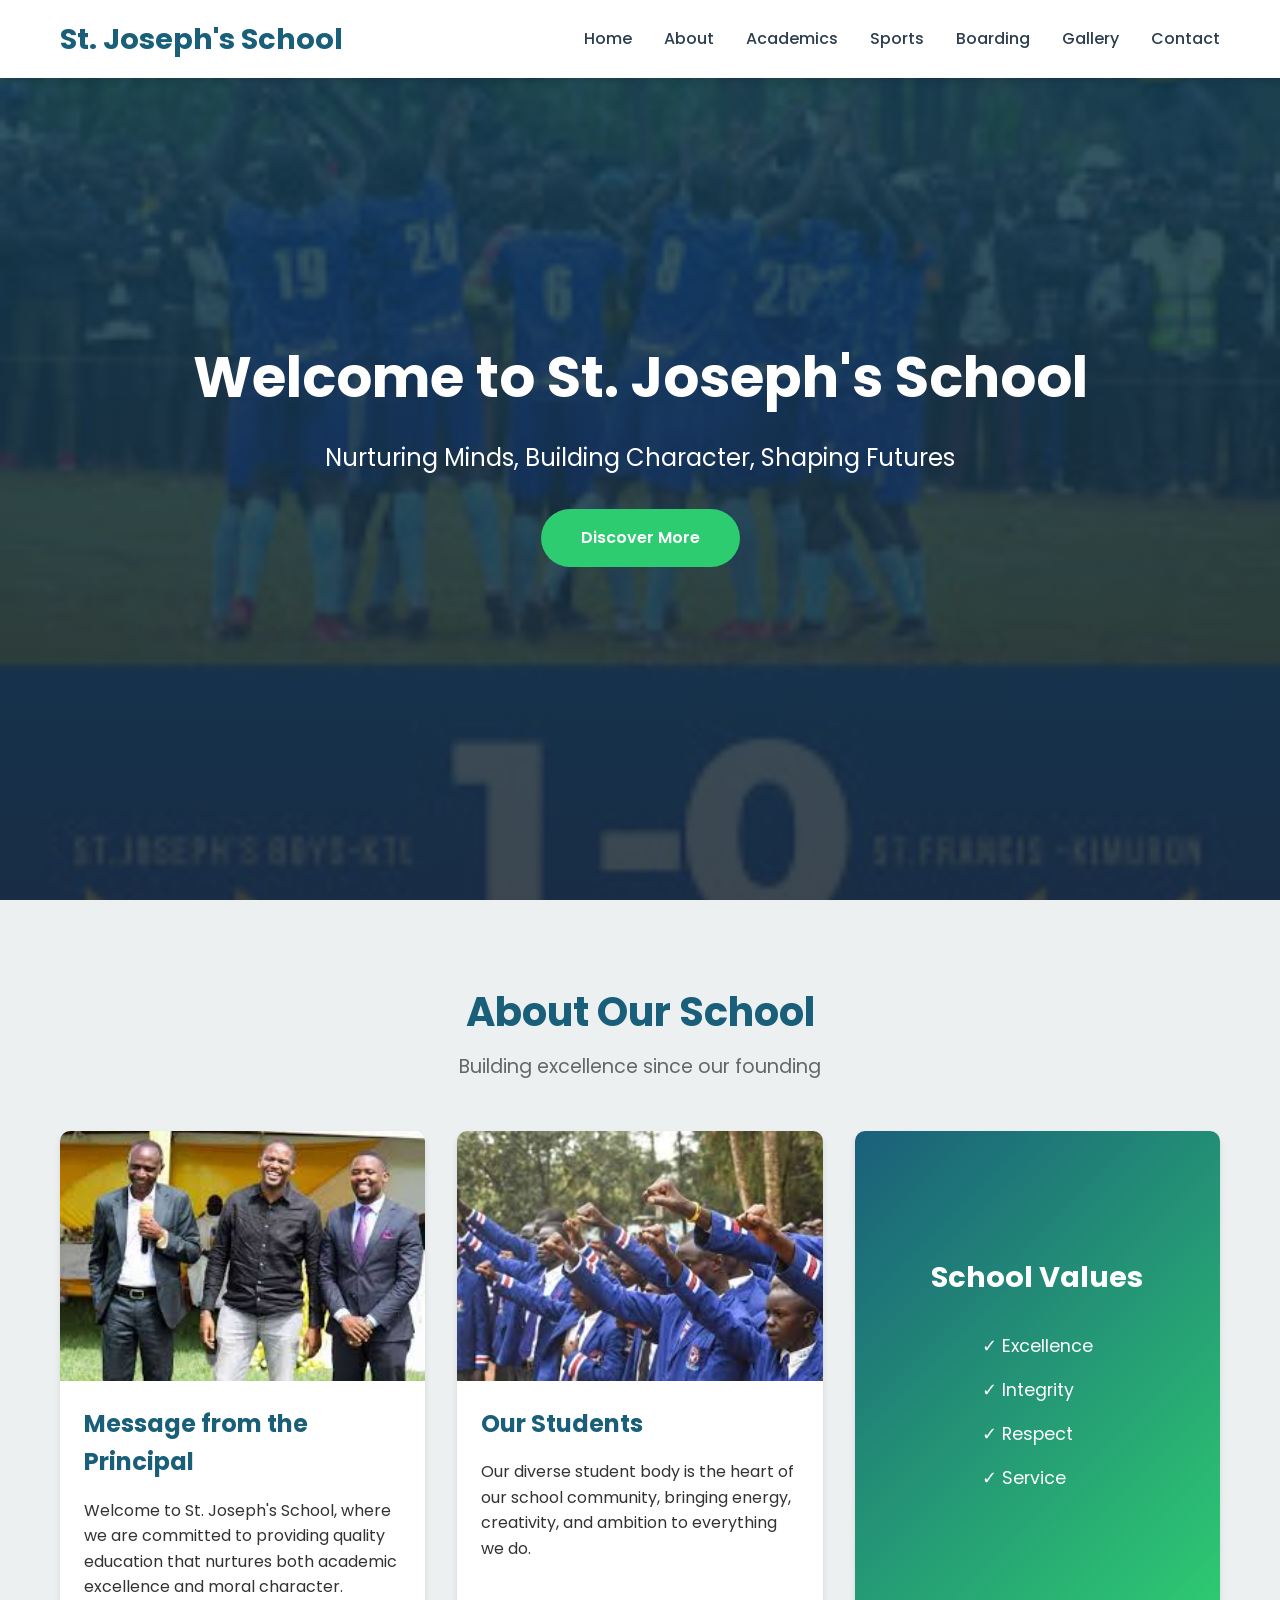
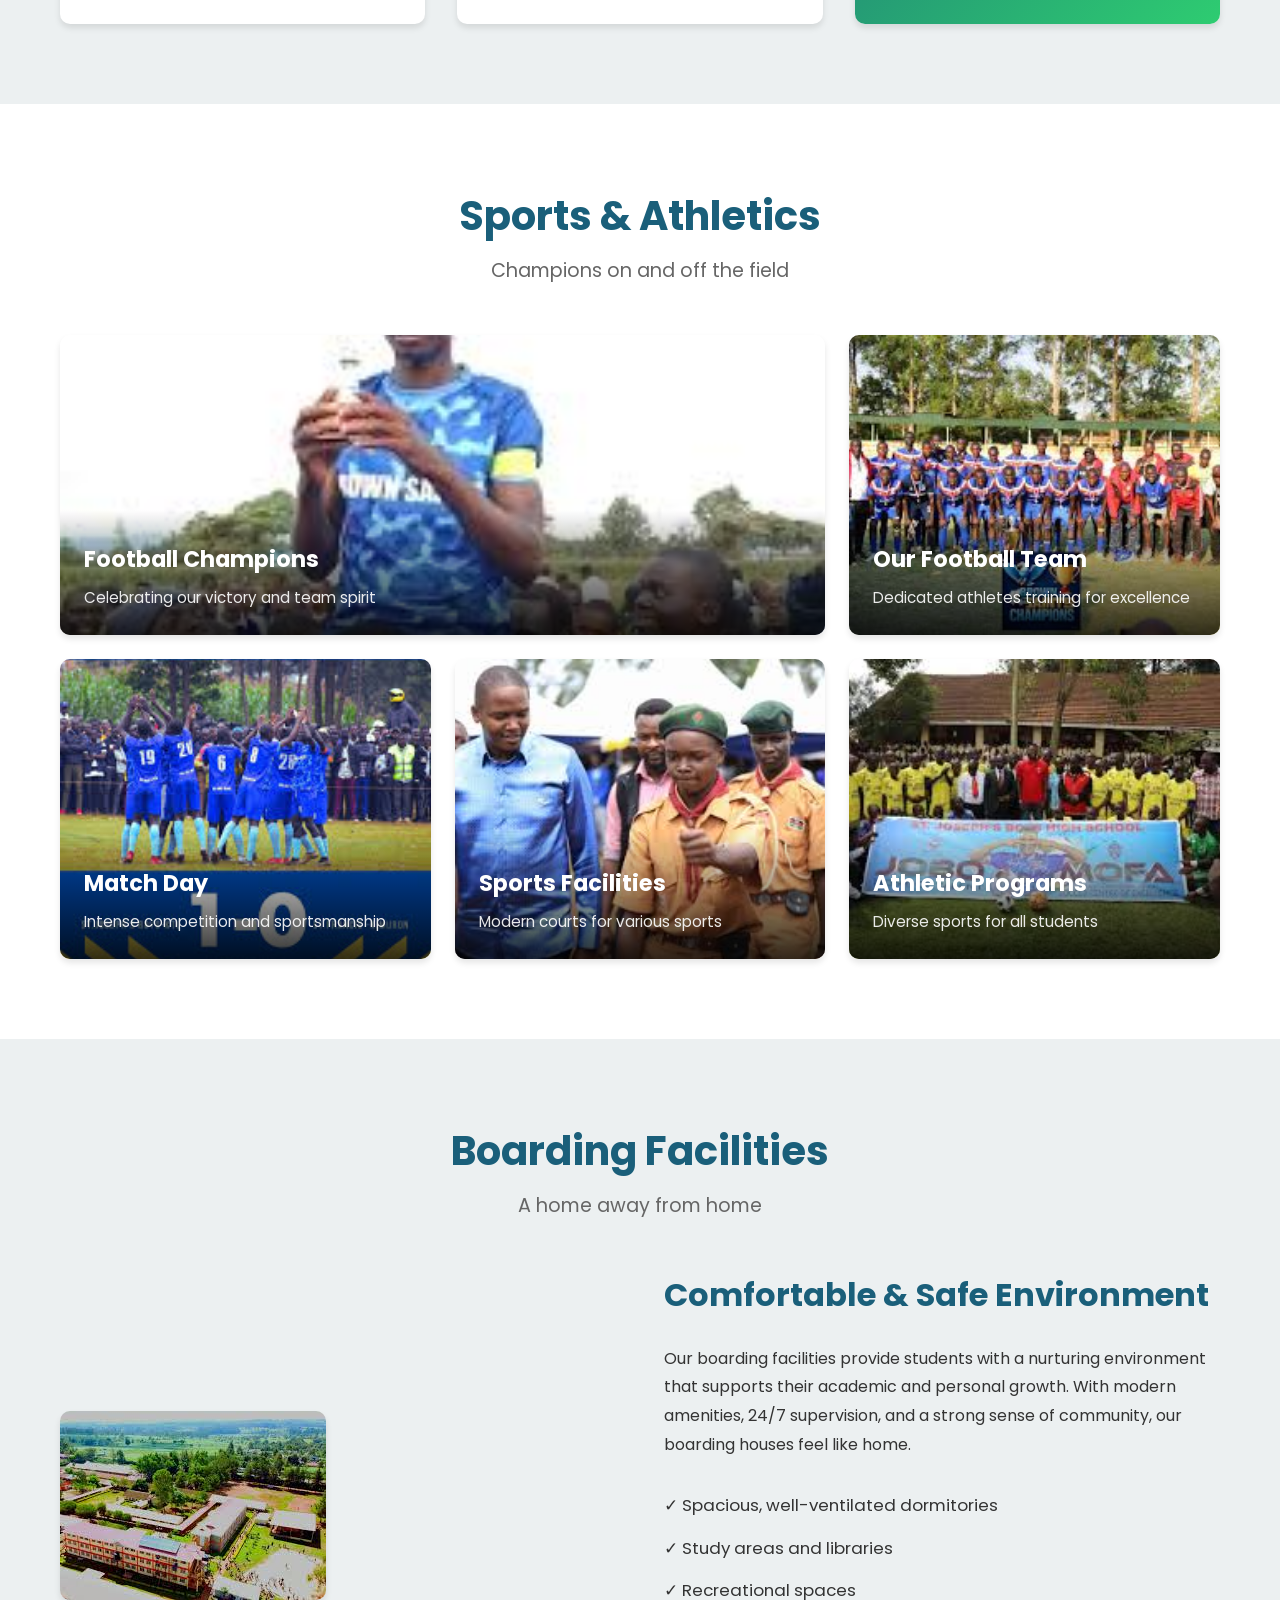
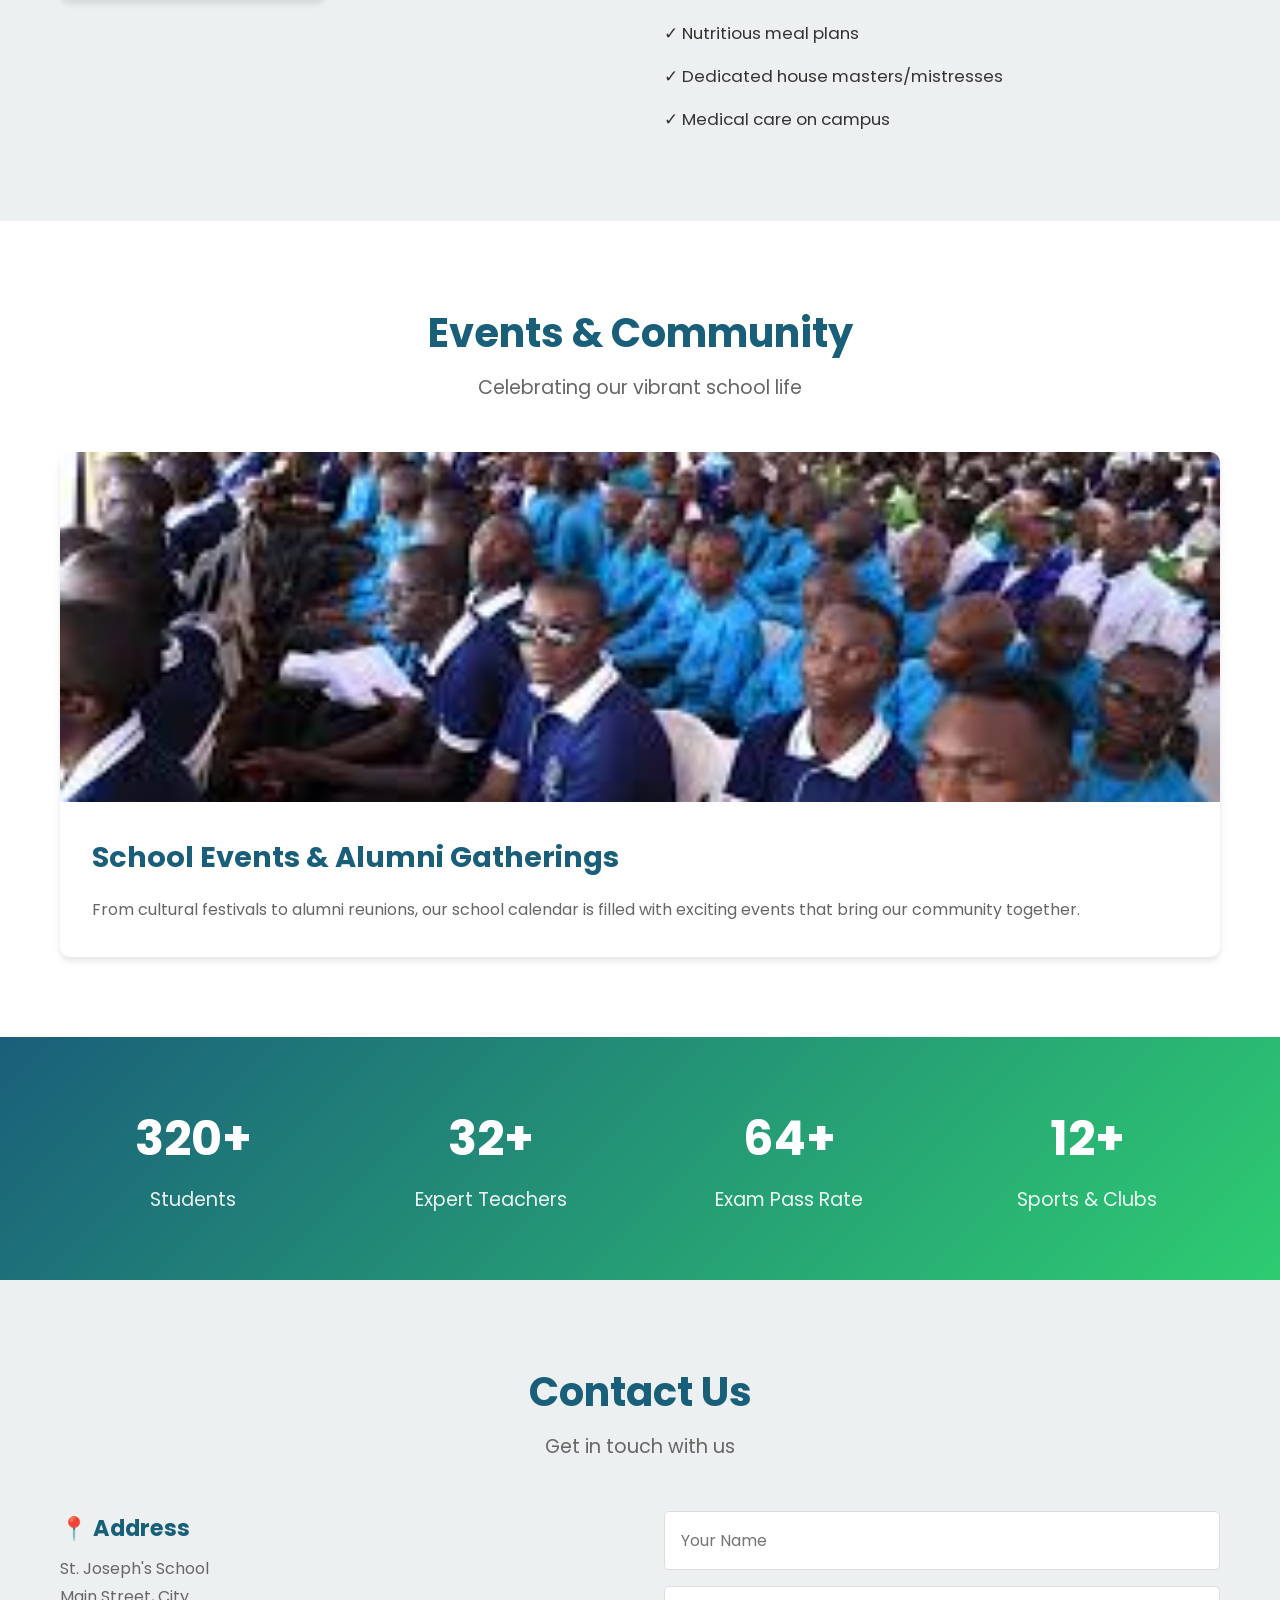
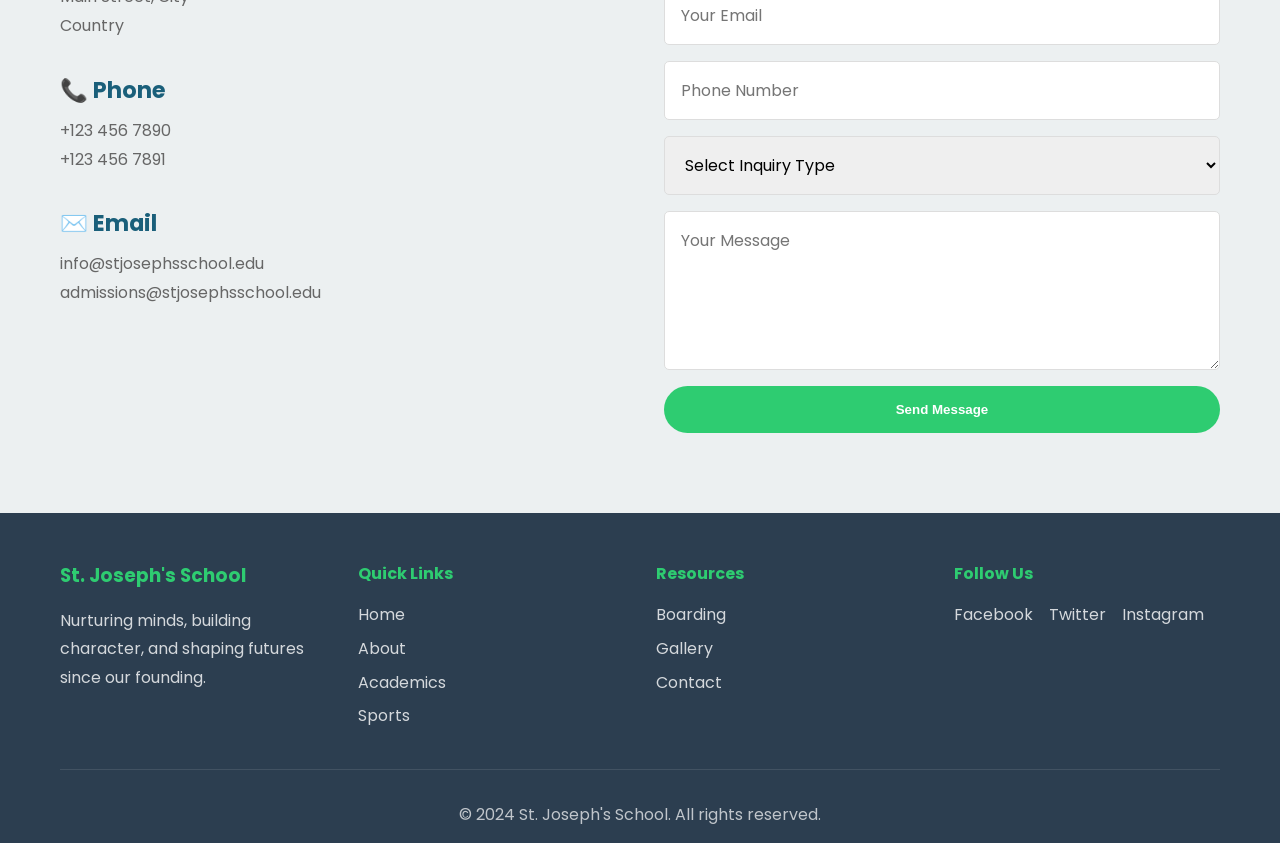
<file: index.html>
<!DOCTYPE html>
<html lang="en">
<head>
    <meta charset="UTF-8">
    <meta name="viewport" content="width=device-width, initial-scale=1.0">
    <title>St. Joseph's School - Excellence in Education</title>
    <link rel="stylesheet" href="styles.css">
    <link href="https://fonts.googleapis.com/css2?family=Poppins:wght@300;400;500;600;700&display=swap" rel="stylesheet">
</head>
<body>
    <!-- Navigation -->
    <nav class="navbar">
        <div class="nav-container">
            <div class="logo">
                <h1>St. Joseph's School</h1>
            </div>
            <ul class="nav-links">
                <li><a href="#home">Home</a></li>
                <li><a href="#about">About</a></li>
                <li><a href="#academics">Academics</a></li>
                <li><a href="#sports">Sports</a></li>
                <li><a href="#boarding">Boarding</a></li>
                <li><a href="#gallery">Gallery</a></li>
                <li><a href="#contact">Contact</a></li>
            </ul>
            <div class="burger">
                <div class="line1"></div>
                <div class="line2"></div>
                <div class="line3"></div>
            </div>
        </div>
    </nav>

    <!-- Hero Section -->
    <section id="home" class="hero">
        <div class="hero-overlay"></div>
        <div class="hero-content">
            <h1>Welcome to St. Joseph's School</h1>
            <p>Nurturing Minds, Building Character, Shaping Futures</p>
            <a href="#about" class="btn-primary">Discover More</a>
        </div>
    </section>

    <!-- About Section -->
    <section id="about" class="about-section">
        <div class="container">
            <div class="section-header">
                <h2>About Our School</h2>
                <p>Building excellence since our founding</p>
            </div>
            <div class="about-grid">
                <div class="about-card principal-card">
                    <img src="images/our_pricipal.jpg" alt="Our Principal">
                    <div class="card-content">
                        <h3>Message from the Principal</h3>
                        <p>Welcome to St. Joseph's School, where we are committed to providing quality education that nurtures both academic excellence and moral character.</p>
                    </div>
                </div>
                <div class="about-card students-card">
                    <img src="images/students.jpg" alt="Our Students">
                    <div class="card-content">
                        <h3>Our Students</h3>
                        <p>Our diverse student body is the heart of our school community, bringing energy, creativity, and ambition to everything we do.</p>
                    </div>
                </div>
                <div class="about-card badge-card">
                    <div class="badge-placeholder">
                        <h3>School Values</h3>
                        <ul>
                            <li>✓ Excellence</li>
                            <li>✓ Integrity</li>
                            <li>✓ Respect</li>
                            <li>✓ Service</li>
                        </ul>
                    </div>
                </div>
            </div>
        </div>
    </section>

    <!-- Sports Section -->
    <section id="sports" class="sports-section">
        <div class="container">
            <div class="section-header">
                <h2>Sports & Athletics</h2>
                <p>Champions on and off the field</p>
            </div>
            <div class="sports-grid">
                <div class="sports-card featured">
                    <img src="images/football_champs.jpg" alt="Football Champions">
                    <div class="sports-overlay">
                        <h3>Football Champions</h3>
                        <p>Celebrating our victory and team spirit</p>
                    </div>
                </div>
                <div class="sports-card">
                    <img src="images/football_team.jpg" alt="Football Team">
                    <div class="sports-overlay">
                        <h3>Our Football Team</h3>
                        <p>Dedicated athletes training for excellence</p>
                    </div>
                </div>
                <div class="sports-card">
                    <img src="images/football_match.jpg" alt="Football Match">
                    <div class="sports-overlay">
                        <h3>Match Day</h3>
                        <p>Intense competition and sportsmanship</p>
                    </div>
                </div>
                <div class="sports-card">
                    <img src="images/scourts.jpg" alt="Sports Courts">
                    <div class="sports-overlay">
                        <h3>Sports Facilities</h3>
                        <p>Modern courts for various sports</p>
                    </div>
                </div>
                <div class="sports-card">
                    <img src="images/sports.jpg" alt="Sports Activities">
                    <div class="sports-overlay">
                        <h3>Athletic Programs</h3>
                        <p>Diverse sports for all students</p>
                    </div>
                </div>
            </div>
        </div>
    </section>

    <!-- Boarding Section -->
    <section id="boarding" class="boarding-section">
        <div class="container">
            <div class="section-header">
                <h2>Boarding Facilities</h2>
                <p>A home away from home</p>
            </div>
            <div class="boarding-content">
                <div class="boarding-image">
                    <img src="images/boarding_facilities.jpg" alt="Boarding Facilities">
                </div>
                <div class="boarding-info">
                    <h3>Comfortable & Safe Environment</h3>
                    <p>Our boarding facilities provide students with a nurturing environment that supports their academic and personal growth. With modern amenities, 24/7 supervision, and a strong sense of community, our boarding houses feel like home.</p>
                    <ul class="features-list">
                        <li>✓ Spacious, well-ventilated dormitories</li>
                        <li>✓ Study areas and libraries</li>
                        <li>✓ Recreational spaces</li>
                        <li>✓ Nutritious meal plans</li>
                        <li>✓ Dedicated house masters/mistresses</li>
                        <li>✓ Medical care on campus</li>
                    </ul>
                </div>
            </div>
        </div>
    </section>

    <!-- Events & Alumni Section -->
    <section id="gallery" class="events-section">
        <div class="container">
            <div class="section-header">
                <h2>Events & Community</h2>
                <p>Celebrating our vibrant school life</p>
            </div>
            <div class="events-grid">
                <div class="event-card">
                    <img src="images/events_alumni.jpg" alt="School Events">
                    <div class="event-content">
                        <h3>School Events & Alumni Gatherings</h3>
                        <p>From cultural festivals to alumni reunions, our school calendar is filled with exciting events that bring our community together.</p>
                    </div>
                </div>
            </div>
        </div>
    </section>

    <!-- Statistics Section -->
    <section class="stats-section">
        <div class="container">
            <div class="stats-grid">
                <div class="stat-item">
                    <h3>500+</h3>
                    <p>Students</p>
                </div>
                <div class="stat-item">
                    <h3>50+</h3>
                    <p>Expert Teachers</p>
                </div>
                <div class="stat-item">
                    <h3>100%</h3>
                    <p>Exam Pass Rate</p>
                </div>
                <div class="stat-item">
                    <h3>20+</h3>
                    <p>Sports & Clubs</p>
                </div>
            </div>
        </div>
    </section>

    <!-- Contact Section -->
    <section id="contact" class="contact-section">
        <div class="container">
            <div class="section-header">
                <h2>Contact Us</h2>
                <p>Get in touch with us</p>
            </div>
            <div class="contact-content">
                <div class="contact-info">
                    <div class="info-item">
                        <h3>📍 Address</h3>
                        <p>St. Joseph's School<br>Main Street, City<br>Country</p>
                    </div>
                    <div class="info-item">
                        <h3>📞 Phone</h3>
                        <p>+123 456 7890<br>+123 456 7891</p>
                    </div>
                    <div class="info-item">
                        <h3>✉️ Email</h3>
                        <p>info@stjosephsschool.edu<br>admissions@stjosephsschool.edu</p>
                    </div>
                </div>
                <div class="contact-form">
                    <form>
                        <input type="text" placeholder="Your Name" required>
                        <input type="email" placeholder="Your Email" required>
                        <input type="tel" placeholder="Phone Number">
                        <select>
                            <option value="">Select Inquiry Type</option>
                            <option value="admissions">Admissions</option>
                            <option value="academics">Academics</option>
                            <option value="sports">Sports</option>
                            <option value="boarding">Boarding</option>
                            <option value="other">Other</option>
                        </select>
                        <textarea placeholder="Your Message" rows="5" required></textarea>
                        <button type="submit" class="btn-primary">Send Message</button>
                    </form>
                </div>
            </div>
        </div>
    </section>

    <!-- Footer -->
    <footer class="footer">
        <div class="container">
            <div class="footer-content">
                <div class="footer-section">
                    <h3>St. Joseph's School</h3>
                    <p>Nurturing minds, building character, and shaping futures since our founding.</p>
                </div>
                <div class="footer-section">
                    <h4>Quick Links</h4>
                    <ul>
                        <li><a href="#home">Home</a></li>
                        <li><a href="#about">About</a></li>
                        <li><a href="#academics">Academics</a></li>
                        <li><a href="#sports">Sports</a></li>
                    </ul>
                </div>
                <div class="footer-section">
                    <h4>Resources</h4>
                    <ul>
                        <li><a href="#boarding">Boarding</a></li>
                        <li><a href="#gallery">Gallery</a></li>
                        <li><a href="#contact">Contact</a></li>
                    </ul>
                </div>
                <div class="footer-section">
                    <h4>Follow Us</h4>
                    <div class="social-links">
                        <a href="#">Facebook</a>
                        <a href="#">Twitter</a>
                        <a href="#">Instagram</a>
                    </div>
                </div>
            </div>
            <div class="footer-bottom">
                <p>&copy; 2024 St. Joseph's School. All rights reserved.</p>
            </div>
        </div>
    </footer>

    <script src="script.js"></script>
</body>
</html>
</file>
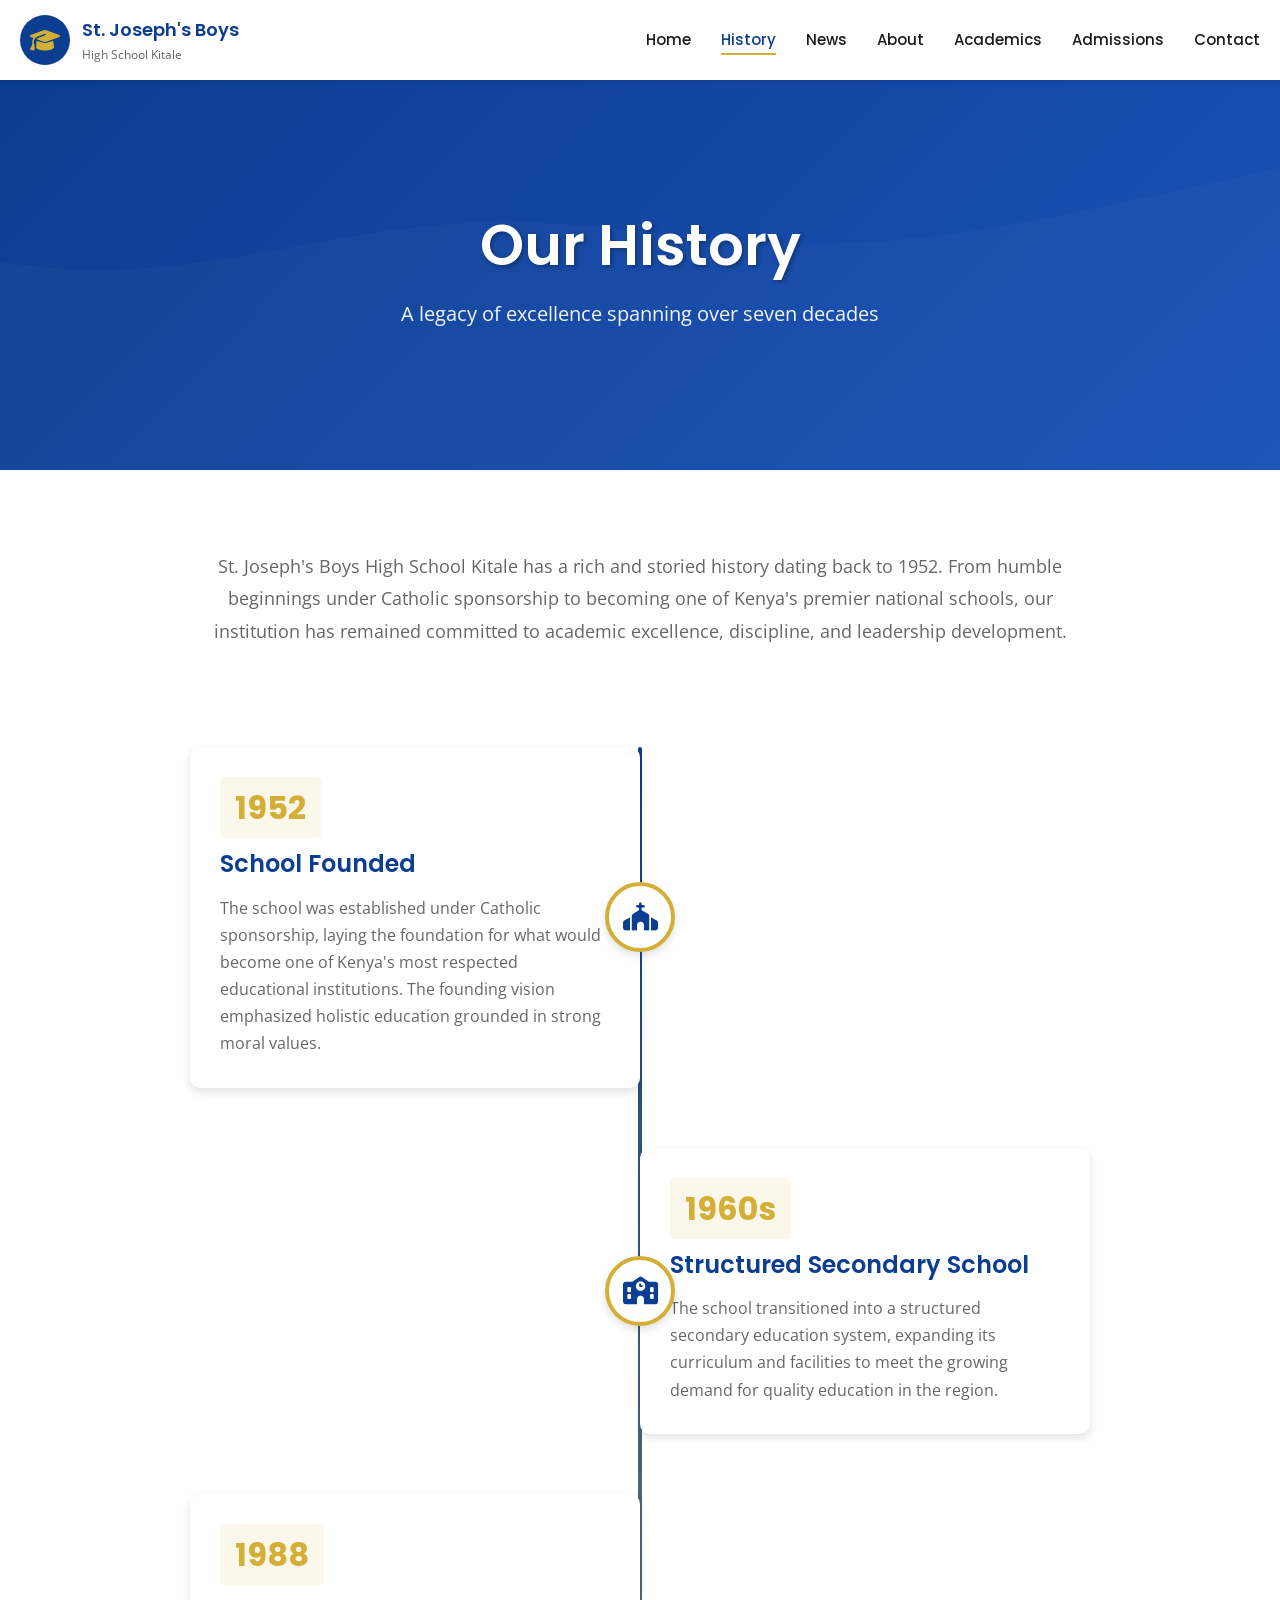
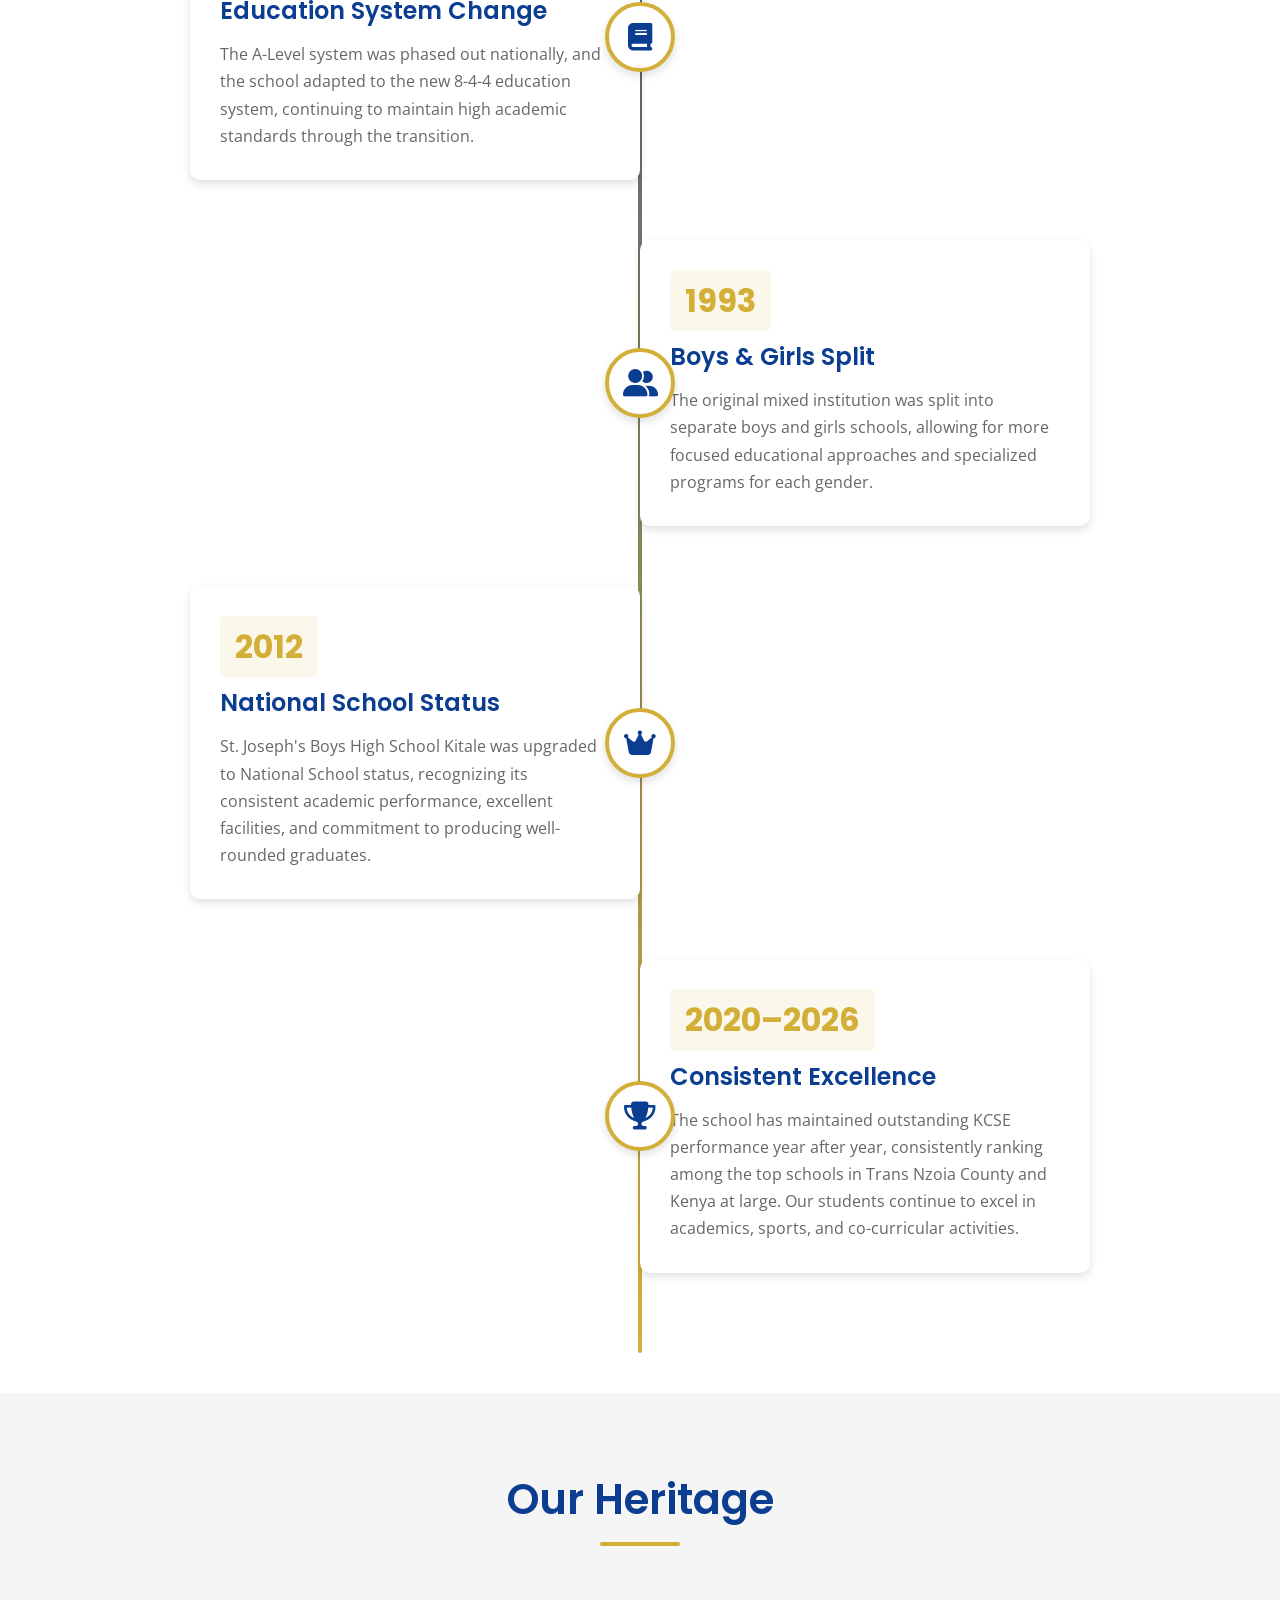
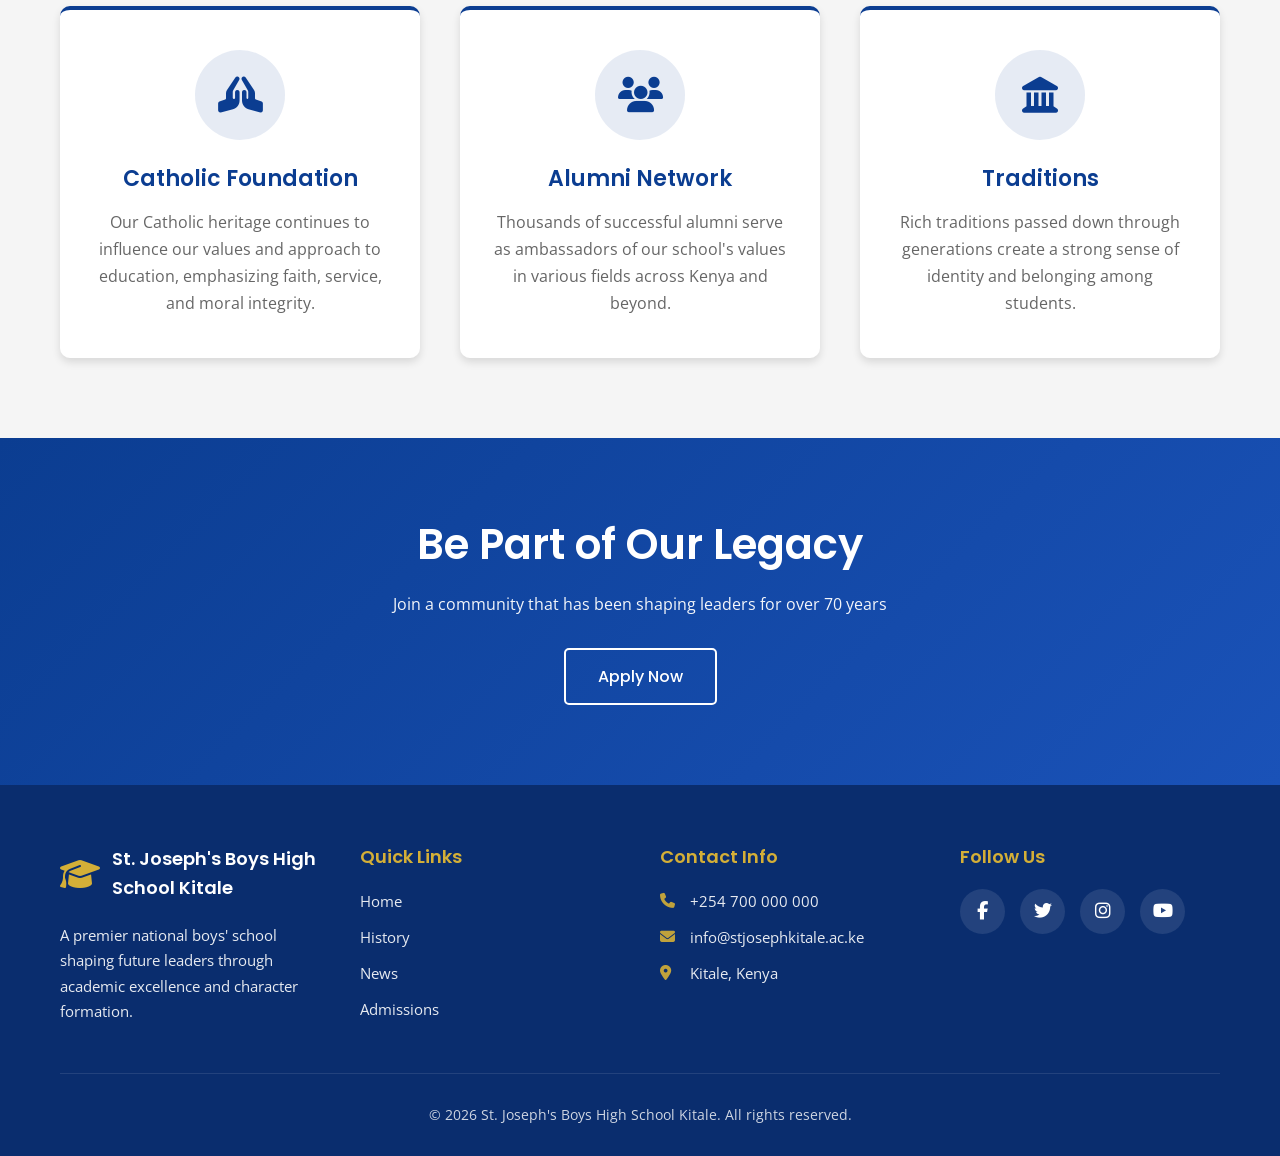
<file: st-joseph-website-main (2)/st-joseph-website-main/history.html>
<!DOCTYPE html>
<html lang="en">
<head>
    <meta charset="UTF-8">
    <meta name="viewport" content="width=device-width, initial-scale=1.0">
    <meta name="description" content="Learn about the rich history of St. Joseph's Boys High School Kitale from its founding in 1952 to present day.">
    <meta name="keywords" content="St Joseph Kitale history, National schools Kenya history, Best schools Trans Nzoia">
    <title>History | St. Joseph's Boys High School Kitale</title>
    
    <!-- Google Fonts -->
    <link rel="preconnect" href="https://fonts.googleapis.com">
    <link rel="preconnect" href="https://fonts.gstatic.com" crossorigin>
    <link href="https://fonts.googleapis.com/css2?family=Poppins:wght@300;400;500;600;700&family=Open+Sans:wght@300;400;500;600&display=swap" rel="stylesheet">
    
    <!-- Font Awesome -->
    <link rel="stylesheet" href="https://cdnjs.cloudflare.com/ajax/libs/font-awesome/6.4.0/css/all.min.css">
    
    <link rel="stylesheet" href="styles.css">
    <link rel="stylesheet" href="history.css">
</head>
<body>
    <!-- Navigation -->
    <nav class="navbar" id="navbar">
        <div class="container nav-container">
            <a href="index.html" class="logo">
                <div class="logo-icon">
                    <i class="fas fa-graduation-cap"></i>
                </div>
                <div class="logo-text">
                    <span class="school-name">St. Joseph's Boys</span>
                    <span class="school-location">High School Kitale</span>
                </div>
            </a>
            
            <button class="mobile-menu-btn" id="mobileMenuBtn" aria-label="Toggle menu">
                <span></span>
                <span></span>
                <span></span>
            </button>
            
            <ul class="nav-links" id="navLinks">
                <li><a href="index.html">Home</a></li>
                <li><a href="history.html" class="active">History</a></li>
                <li><a href="news.html">News</a></li>
                <li><a href="index.html#about">About</a></li>
                <li><a href="index.html#academics">Academics</a></li>
                <li><a href="index.html#admissions">Admissions</a></li>
                <li><a href="index.html#contact">Contact</a></li>
            </ul>
        </div>
    </nav>

    <!-- Page Header -->
    <section class="page-header">
        <div class="page-header-overlay"></div>
        <div class="container">
            <h1 class="page-title">Our History</h1>
            <p class="page-subtitle">A legacy of excellence spanning over seven decades</p>
        </div>
    </section>

    <!-- History Timeline Section -->
    <section class="history-section section">
        <div class="container">
            <div class="intro-text">
                <p>St. Joseph's Boys High School Kitale has a rich and storied history dating back to 1952. From humble beginnings under Catholic sponsorship to becoming one of Kenya's premier national schools, our institution has remained committed to academic excellence, discipline, and leadership development.</p>
            </div>
            
            <div class="timeline">
                <div class="timeline-item animate-on-scroll">
                    <div class="timeline-marker">
                        <i class="fas fa-church"></i>
                    </div>
                    <div class="timeline-content">
                        <div class="timeline-year">1952</div>
                        <h3>School Founded</h3>
                        <p>The school was established under Catholic sponsorship, laying the foundation for what would become one of Kenya's most respected educational institutions. The founding vision emphasized holistic education grounded in strong moral values.</p>
                    </div>
                </div>
                
                <div class="timeline-item animate-on-scroll">
                    <div class="timeline-marker">
                        <i class="fas fa-school"></i>
                    </div>
                    <div class="timeline-content">
                        <div class="timeline-year">1960s</div>
                        <h3>Structured Secondary School</h3>
                        <p>The school transitioned into a structured secondary education system, expanding its curriculum and facilities to meet the growing demand for quality education in the region.</p>
                    </div>
                </div>
                
                <div class="timeline-item animate-on-scroll">
                    <div class="timeline-marker">
                        <i class="fas fa-book"></i>
                    </div>
                    <div class="timeline-content">
                        <div class="timeline-year">1988</div>
                        <h3>Education System Change</h3>
                        <p>The A-Level system was phased out nationally, and the school adapted to the new 8-4-4 education system, continuing to maintain high academic standards through the transition.</p>
                    </div>
                </div>
                
                <div class="timeline-item animate-on-scroll">
                    <div class="timeline-marker">
                        <i class="fas fa-user-friends"></i>
                    </div>
                    <div class="timeline-content">
                        <div class="timeline-year">1993</div>
                        <h3>Boys & Girls Split</h3>
                        <p>The original mixed institution was split into separate boys and girls schools, allowing for more focused educational approaches and specialized programs for each gender.</p>
                    </div>
                </div>
                
                <div class="timeline-item animate-on-scroll">
                    <div class="timeline-marker">
                        <i class="fas fa-crown"></i>
                    </div>
                    <div class="timeline-content">
                        <div class="timeline-year">2012</div>
                        <h3>National School Status</h3>
                        <p>St. Joseph's Boys High School Kitale was upgraded to National School status, recognizing its consistent academic performance, excellent facilities, and commitment to producing well-rounded graduates.</p>
                    </div>
                </div>
                
                <div class="timeline-item animate-on-scroll">
                    <div class="timeline-marker">
                        <i class="fas fa-trophy"></i>
                    </div>
                    <div class="timeline-content">
                        <div class="timeline-year">2020–2026</div>
                        <h3>Consistent Excellence</h3>
                        <p>The school has maintained outstanding KCSE performance year after year, consistently ranking among the top schools in Trans Nzoia County and Kenya at large. Our students continue to excel in academics, sports, and co-curricular activities.</p>
                    </div>
                </div>
            </div>
        </div>
    </section>

    <!-- Heritage Section -->
    <section class="heritage-section section bg-light">
        <div class="container">
            <div class="section-header">
                <h2 class="section-title">Our Heritage</h2>
                <div class="title-divider"></div>
            </div>
            
            <div class="heritage-grid">
                <div class="heritage-card animate-on-scroll">
                    <div class="heritage-icon">
                        <i class="fas fa-praying-hands"></i>
                    </div>
                    <h3>Catholic Foundation</h3>
                    <p>Our Catholic heritage continues to influence our values and approach to education, emphasizing faith, service, and moral integrity.</p>
                </div>
                
                <div class="heritage-card animate-on-scroll">
                    <div class="heritage-icon">
                        <i class="fas fa-users"></i>
                    </div>
                    <h3>Alumni Network</h3>
                    <p>Thousands of successful alumni serve as ambassadors of our school's values in various fields across Kenya and beyond.</p>
                </div>
                
                <div class="heritage-card animate-on-scroll">
                    <div class="heritage-icon">
                        <i class="fas fa-landmark"></i>
                    </div>
                    <h3>Traditions</h3>
                    <p>Rich traditions passed down through generations create a strong sense of identity and belonging among students.</p>
                </div>
            </div>
        </div>
    </section>

    <!-- Call to Action -->
    <section class="cta-section section bg-primary text-white">
        <div class="container text-center">
            <h2>Be Part of Our Legacy</h2>
            <p style="margin: 20px 0 30px; opacity: 0.95;">Join a community that has been shaping leaders for over 70 years</p>
            <a href="index.html#admissions" class="btn btn-secondary">Apply Now</a>
        </div>
    </section>

    <!-- Footer -->
    <footer class="footer">
        <div class="container">
            <div class="footer-content">
                <div class="footer-section">
                    <div class="footer-logo">
                        <i class="fas fa-graduation-cap"></i>
                        <span>St. Joseph's Boys High School Kitale</span>
                    </div>
                    <p>A premier national boys' school shaping future leaders through academic excellence and character formation.</p>
                </div>
                
                <div class="footer-section">
                    <h4>Quick Links</h4>
                    <ul>
                        <li><a href="index.html">Home</a></li>
                        <li><a href="history.html">History</a></li>
                        <li><a href="news.html">News</a></li>
                        <li><a href="index.html#admissions">Admissions</a></li>
                    </ul>
                </div>
                
                <div class="footer-section">
                    <h4>Contact Info</h4>
                    <ul>
                        <li><i class="fas fa-phone"></i> +254 700 000 000</li>
                        <li><i class="fas fa-envelope"></i> info@stjosephkitale.ac.ke</li>
                        <li><i class="fas fa-map-marker-alt"></i> Kitale, Kenya</li>
                    </ul>
                </div>
                
                <div class="footer-section">
                    <h4>Follow Us</h4>
                    <div class="social-links">
                        <a href="#" aria-label="Facebook"><i class="fab fa-facebook-f"></i></a>
                        <a href="#" aria-label="Twitter"><i class="fab fa-twitter"></i></a>
                        <a href="#" aria-label="Instagram"><i class="fab fa-instagram"></i></a>
                        <a href="#" aria-label="YouTube"><i class="fab fa-youtube"></i></a>
                    </div>
                </div>
            </div>
            
            <div class="footer-bottom">
                <p>&copy; 2025 St. Joseph's Boys High School Kitale. All rights reserved.</p>
            </div>
        </div>
    </footer>

    <!-- Scroll to Top Button -->
    <button class="scroll-top" id="scrollTopBtn" aria-label="Scroll to top">
        <i class="fas fa-arrow-up"></i>
    </button>

    <script src="script.js"></script>
</body>
</html>
</file>
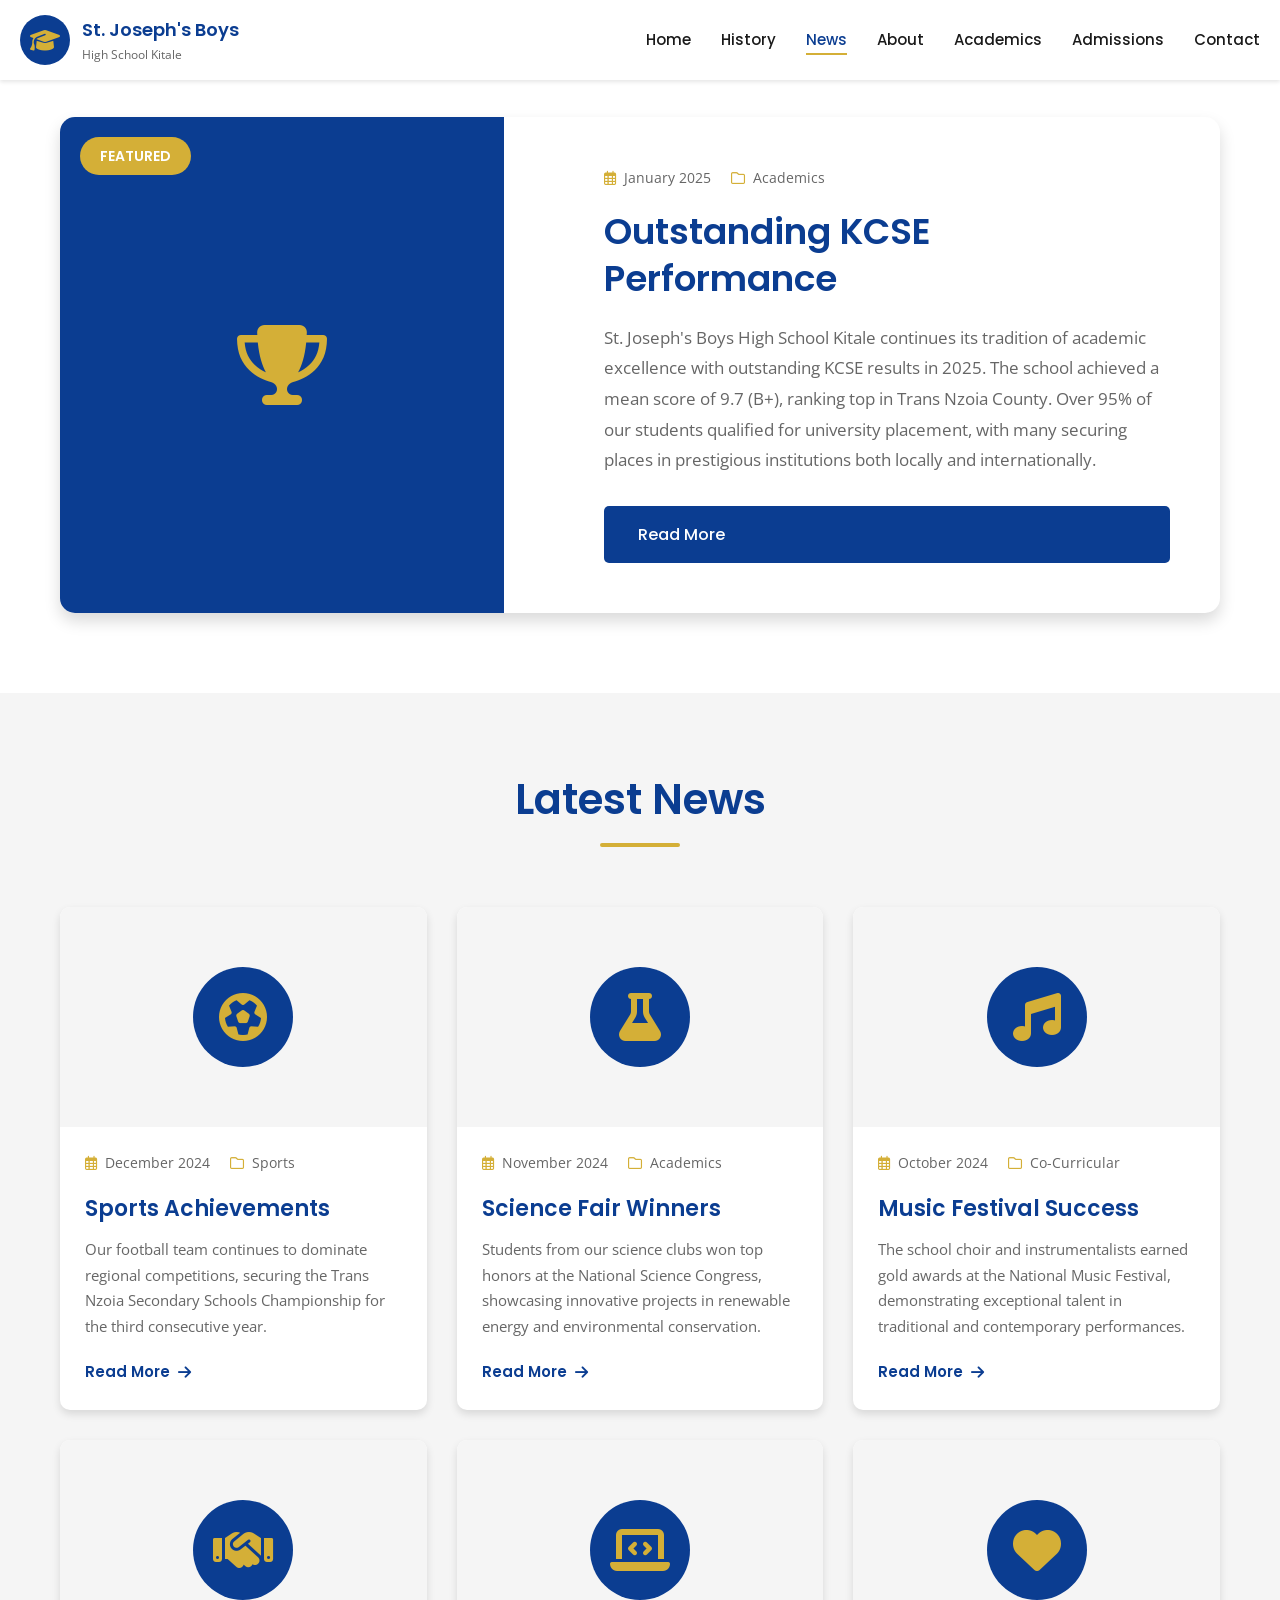
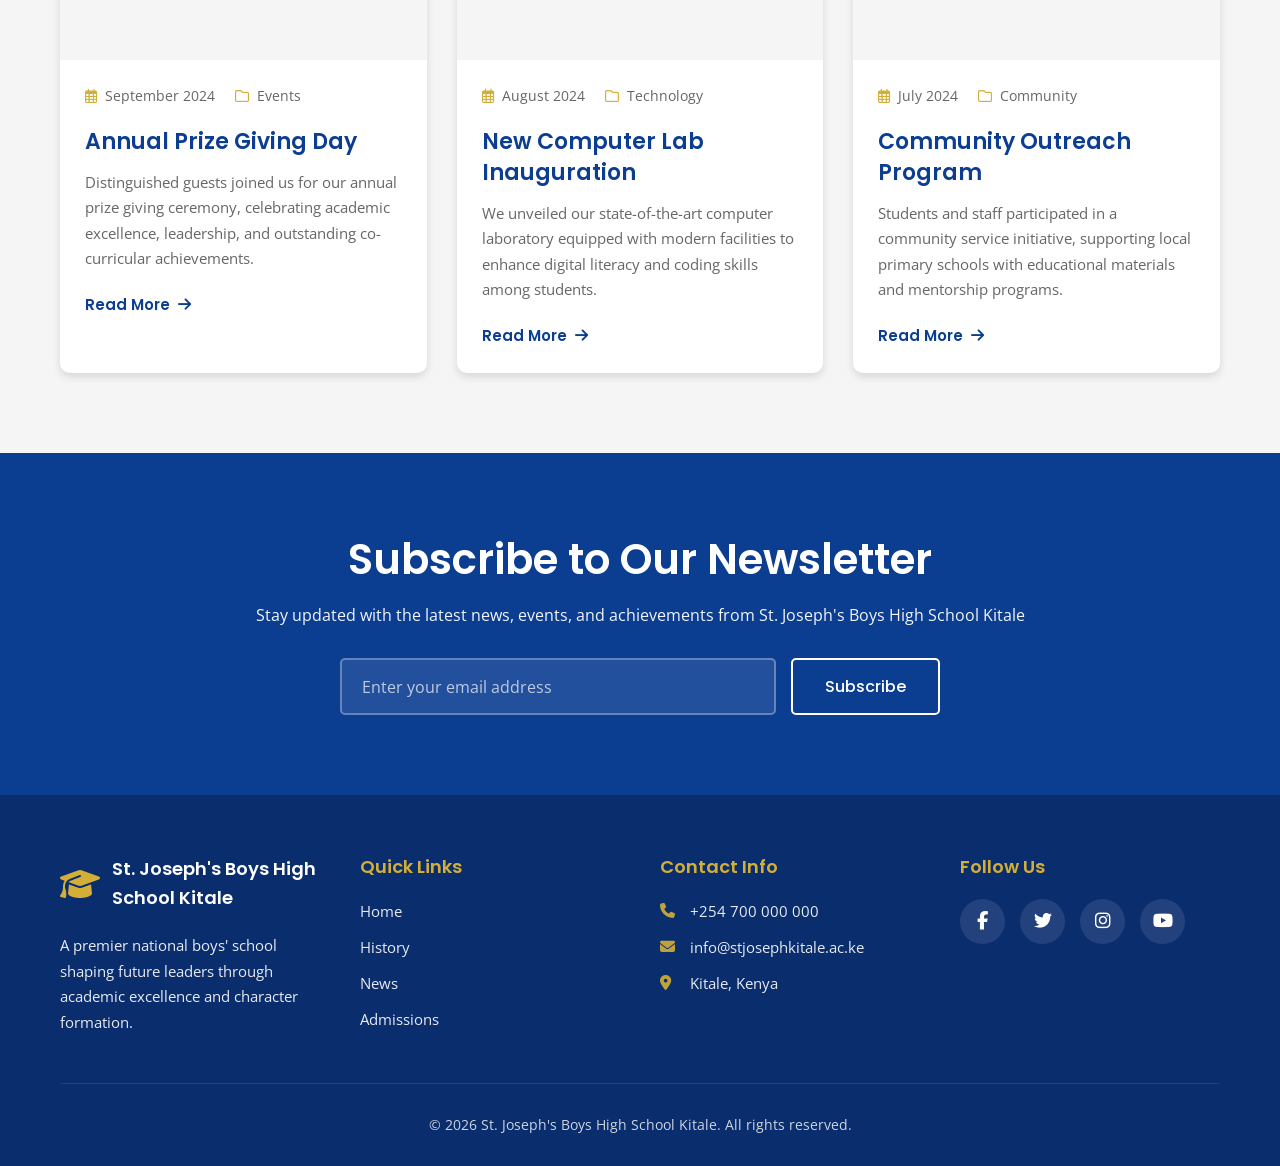
<file: st-joseph-website-main (2)/st-joseph-website-main/news.html>
<!DOCTYPE html>
<html lang="en">
<head>
    <meta charset="UTF-8">
    <meta name="viewport" content="width=device-width, initial-scale=1.0">
    <meta name="description" content="Latest news and updates from St. Joseph's Boys High School Kitale including academic achievements, sports victories, and school events.">
    <meta name="keywords" content="St Joseph Kitale news, National schools Kenya news, KCSE results, Sports achievements">
    <title>News & Updates | St. Joseph's Boys High School Kitale</title>
    
    <!-- Google Fonts -->
    <link rel="preconnect" href="https://fonts.googleapis.com">
    <link rel="preconnect" href="https://fonts.gstatic.com" crossorigin>
    <link href="https://fonts.googleapis.com/css2?family=Poppins:wght@300;400;500;600;700&family=Open+Sans:wght@300;400;500;600&display=swap" rel="stylesheet">
    
    <!-- Font Awesome -->
    <link rel="stylesheet" href="https://cdnjs.cloudflare.com/ajax/libs/font-awesome/6.4.0/css/all.min.css">
    
    <link rel="stylesheet" href="styles.css">
    <link rel="stylesheet" href="news.css">
</head>
<body>
    <!-- Navigation -->
    <nav class="navbar" id="navbar">
        <div class="container nav-container">
            <a href="index.html" class="logo">
                <div class="logo-icon">
                    <i class="fas fa-graduation-cap"></i>
                </div>
                <div class="logo-text">
                    <span class="school-name">St. Joseph's Boys</span>
                    <span class="school-location">High School Kitale</span>
                </div>
            </a>
            
            <button class="mobile-menu-btn" id="mobileMenuBtn" aria-label="Toggle menu">
                <span></span>
                <span></span>
                <span></span>
            </button>
            
            <ul class="nav-links" id="navLinks">
                <li><a href="index.html">Home</a></li>
                <li><a href="history.html">History</a></li>
                <li><a href="news.html" class="active">News</a></li>
                <li><a href="index.html#about">About</a></li>
                <li><a href="index.html#academics">Academics</a></li>
                <li><a href="index.html#admissions">Admissions</a></li>
                <li><a href="index.html#contact">Contact</a></li>
            </ul>
        </div>
    </nav>

    <!-- Page Header -->
    <section class="page-header">
        <div class="page-header-overlay"></div>
        <div class="container">
            <h1 class="page-title">News & Updates</h1>
            <p class="page-subtitle">Stay informed about our latest achievements and events</p>
        </div>
    </section>

    <!-- Featured News Section -->
    <section class="featured-news section">
        <div class="container">
            <div class="featured-article animate-on-scroll">
                <div class="featured-image">
                    <div class="image-placeholder featured">
                        <i class="fas fa-trophy"></i>
                    </div>
                    <div class="featured-badge">Featured</div>
                </div>
                <div class="featured-content">
                    <div class="article-meta">
                        <span class="article-date"><i class="far fa-calendar-alt"></i> January 2025</span>
                        <span class="article-category"><i class="far fa-folder"></i> Academics</span>
                    </div>
                    <h2 class="featured-title">Outstanding KCSE Performance</h2>
                    <p class="featured-excerpt">St. Joseph's Boys High School Kitale continues its tradition of academic excellence with outstanding KCSE results in 2025. The school achieved a mean score of 9.7 (B+), ranking top in Trans Nzoia County. Over 95% of our students qualified for university placement, with many securing places in prestigious institutions both locally and internationally.</p>
                    <a href="#" class="btn btn-primary">Read More</a>
                </div>
            </div>
        </div>
    </section>

    <!-- News Grid Section -->
    <section class="news-section section bg-light">
        <div class="container">
            <div class="section-header">
                <h2 class="section-title">Latest News</h2>
                <div class="title-divider"></div>
            </div>
            
            <div class="news-grid">
                <article class="news-card animate-on-scroll">
                    <div class="news-image">
                        <div class="image-placeholder">
                            <i class="fas fa-futbol"></i>
                        </div>
                    </div>
                    <div class="news-content">
                        <div class="article-meta">
                            <span class="article-date"><i class="far fa-calendar-alt"></i> December 2024</span>
                            <span class="article-category"><i class="far fa-folder"></i> Sports</span>
                        </div>
                        <h3>Sports Achievements</h3>
                        <p>Our football team continues to dominate regional competitions, securing the Trans Nzoia Secondary Schools Championship for the third consecutive year.</p>
                        <a href="#" class="read-more">Read More <i class="fas fa-arrow-right"></i></a>
                    </div>
                </article>
                
                <article class="news-card animate-on-scroll">
                    <div class="news-image">
                        <div class="image-placeholder">
                            <i class="fas fa-flask"></i>
                        </div>
                    </div>
                    <div class="news-content">
                        <div class="article-meta">
                            <span class="article-date"><i class="far fa-calendar-alt"></i> November 2024</span>
                            <span class="article-category"><i class="far fa-folder"></i> Academics</span>
                        </div>
                        <h3>Science Fair Winners</h3>
                        <p>Students from our science clubs won top honors at the National Science Congress, showcasing innovative projects in renewable energy and environmental conservation.</p>
                        <a href="#" class="read-more">Read More <i class="fas fa-arrow-right"></i></a>
                    </div>
                </article>
                
                <article class="news-card animate-on-scroll">
                    <div class="news-image">
                        <div class="image-placeholder">
                            <i class="fas fa-music"></i>
                        </div>
                    </div>
                    <div class="news-content">
                        <div class="article-meta">
                            <span class="article-date"><i class="far fa-calendar-alt"></i> October 2024</span>
                            <span class="article-category"><i class="far fa-folder"></i> Co-Curricular</span>
                        </div>
                        <h3>Music Festival Success</h3>
                        <p>The school choir and instrumentalists earned gold awards at the National Music Festival, demonstrating exceptional talent in traditional and contemporary performances.</p>
                        <a href="#" class="read-more">Read More <i class="fas fa-arrow-right"></i></a>
                    </div>
                </article>
                
                <article class="news-card animate-on-scroll">
                    <div class="news-image">
                        <div class="image-placeholder">
                            <i class="fas fa-handshake"></i>
                        </div>
                    </div>
                    <div class="news-content">
                        <div class="article-meta">
                            <span class="article-date"><i class="far fa-calendar-alt"></i> September 2024</span>
                            <span class="article-category"><i class="far fa-folder"></i> Events</span>
                        </div>
                        <h3>Annual Prize Giving Day</h3>
                        <p>Distinguished guests joined us for our annual prize giving ceremony, celebrating academic excellence, leadership, and outstanding co-curricular achievements.</p>
                        <a href="#" class="read-more">Read More <i class="fas fa-arrow-right"></i></a>
                    </div>
                </article>
                
                <article class="news-card animate-on-scroll">
                    <div class="news-image">
                        <div class="image-placeholder">
                            <i class="fas fa-laptop-code"></i>
                        </div>
                    </div>
                    <div class="news-content">
                        <div class="article-meta">
                            <span class="article-date"><i class="far fa-calendar-alt"></i> August 2024</span>
                            <span class="article-category"><i class="far fa-folder"></i> Technology</span>
                        </div>
                        <h3>New Computer Lab Inauguration</h3>
                        <p>We unveiled our state-of-the-art computer laboratory equipped with modern facilities to enhance digital literacy and coding skills among students.</p>
                        <a href="#" class="read-more">Read More <i class="fas fa-arrow-right"></i></a>
                    </div>
                </article>
                
                <article class="news-card animate-on-scroll">
                    <div class="news-image">
                        <div class="image-placeholder">
                            <i class="fas fa-heart"></i>
                        </div>
                    </div>
                    <div class="news-content">
                        <div class="article-meta">
                            <span class="article-date"><i class="far fa-calendar-alt"></i> July 2024</span>
                            <span class="article-category"><i class="far fa-folder"></i> Community</span>
                        </div>
                        <h3>Community Outreach Program</h3>
                        <p>Students and staff participated in a community service initiative, supporting local primary schools with educational materials and mentorship programs.</p>
                        <a href="#" class="read-more">Read More <i class="fas fa-arrow-right"></i></a>
                    </div>
                </article>
            </div>
        </div>
    </section>

    <!-- Newsletter Section -->
    <section class="newsletter-section section bg-primary text-white">
        <div class="container">
            <div class="newsletter-content text-center">
                <h2>Subscribe to Our Newsletter</h2>
                <p style="margin: 15px 0 30px; opacity: 0.95;">Stay updated with the latest news, events, and achievements from St. Joseph's Boys High School Kitale</p>
                <form class="newsletter-form" id="newsletterForm">
                    <div class="form-group-inline">
                        <input type="email" placeholder="Enter your email address" required>
                        <button type="submit" class="btn btn-secondary">Subscribe</button>
                    </div>
                </form>
            </div>
        </div>
    </section>

    <!-- Footer -->
    <footer class="footer">
        <div class="container">
            <div class="footer-content">
                <div class="footer-section">
                    <div class="footer-logo">
                        <i class="fas fa-graduation-cap"></i>
                        <span>St. Joseph's Boys High School Kitale</span>
                    </div>
                    <p>A premier national boys' school shaping future leaders through academic excellence and character formation.</p>
                </div>
                
                <div class="footer-section">
                    <h4>Quick Links</h4>
                    <ul>
                        <li><a href="index.html">Home</a></li>
                        <li><a href="history.html">History</a></li>
                        <li><a href="news.html">News</a></li>
                        <li><a href="index.html#admissions">Admissions</a></li>
                    </ul>
                </div>
                
                <div class="footer-section">
                    <h4>Contact Info</h4>
                    <ul>
                        <li><i class="fas fa-phone"></i> +254 700 000 000</li>
                        <li><i class="fas fa-envelope"></i> info@stjosephkitale.ac.ke</li>
                        <li><i class="fas fa-map-marker-alt"></i> Kitale, Kenya</li>
                    </ul>
                </div>
                
                <div class="footer-section">
                    <h4>Follow Us</h4>
                    <div class="social-links">
                        <a href="#" aria-label="Facebook"><i class="fab fa-facebook-f"></i></a>
                        <a href="#" aria-label="Twitter"><i class="fab fa-twitter"></i></a>
                        <a href="#" aria-label="Instagram"><i class="fab fa-instagram"></i></a>
                        <a href="#" aria-label="YouTube"><i class="fab fa-youtube"></i></a>
                    </div>
                </div>
            </div>
            
            <div class="footer-bottom">
                <p>&copy; 2025 St. Joseph's Boys High School Kitale. All rights reserved.</p>
            </div>
        </div>
    </footer>

    <!-- Scroll to Top Button -->
    <button class="scroll-top" id="scrollTopBtn" aria-label="Scroll to top">
        <i class="fas fa-arrow-up"></i>
    </button>

    <script src="script.js"></script>
</body>
</html>
</file>
<file: styles.css>
/* Reset and Base Styles */
* {
    margin: 0;
    padding: 0;
    box-sizing: border-box;
}

:root {
    --primary-color: #1a5f7a;
    --secondary-color: #2ecc71;
    --accent-color: #f39c12;
    --dark-color: #2c3e50;
    --light-color: #ecf0f1;
    --white: #ffffff;
    --text-color: #333333;
    --shadow: 0 4px 6px rgba(0, 0, 0, 0.1);
    --transition: all 0.3s ease;
}

html {
    scroll-behavior: smooth;
}

body {
    font-family: 'Poppins', sans-serif;
    line-height: 1.6;
    color: var(--text-color);
    background-color: var(--white);
}

.container {
    max-width: 1200px;
    margin: 0 auto;
    padding: 0 20px;
}

img {
    max-width: 100%;
    height: auto;
    display: block;
}

/* Navigation */
.navbar {
    position: fixed;
    top: 0;
    width: 100%;
    background: var(--white);
    box-shadow: var(--shadow);
    z-index: 1000;
    padding: 1rem 0;
}

.nav-container {
    max-width: 1200px;
    margin: 0 auto;
    padding: 0 20px;
    display: flex;
    justify-content: space-between;
    align-items: center;
}

.logo h1 {
    color: var(--primary-color);
    font-size: 1.8rem;
    font-weight: 700;
}

.nav-links {
    display: flex;
    list-style: none;
    gap: 2rem;
}

.nav-links a {
    text-decoration: none;
    color: var(--dark-color);
    font-weight: 500;
    transition: var(--transition);
    position: relative;
}

.nav-links a:hover {
    color: var(--primary-color);
}

.nav-links a::after {
    content: '';
    position: absolute;
    bottom: -5px;
    left: 0;
    width: 0;
    height: 2px;
    background: var(--primary-color);
    transition: var(--transition);
}

.nav-links a:hover::after {
    width: 100%;
}

.burger {
    display: none;
    cursor: pointer;
}

.burger div {
    width: 25px;
    height: 3px;
    background: var(--dark-color);
    margin: 5px;
    transition: var(--transition);
}

/* Hero Section */
.hero {
    height: 100vh;
    background: linear-gradient(rgba(26, 95, 122, 0.8), rgba(44, 62, 80, 0.8)), 
                url('images/football_match.jpg');
    background-size: cover;
    background-position: center;
    background-attachment: fixed;
    display: flex;
    align-items: center;
    justify-content: center;
    text-align: center;
    color: var(--white);
    position: relative;
}

.hero-overlay {
    position: absolute;
    top: 0;
    left: 0;
    width: 100%;
    height: 100%;
    background: rgba(0, 0, 0, 0.3);
}

.hero-content {
    position: relative;
    z-index: 1;
    padding: 2rem;
}

.hero-content h1 {
    font-size: 3.5rem;
    margin-bottom: 1rem;
    animation: fadeInUp 1s ease;
}

.hero-content p {
    font-size: 1.5rem;
    margin-bottom: 2rem;
    animation: fadeInUp 1s ease 0.3s both;
}

.btn-primary {
    display: inline-block;
    padding: 1rem 2.5rem;
    background: var(--secondary-color);
    color: var(--white);
    text-decoration: none;
    border-radius: 50px;
    font-weight: 600;
    transition: var(--transition);
    border: none;
    cursor: pointer;
    animation: fadeInUp 1s ease 0.6s both;
}

.btn-primary:hover {
    background: #27ae60;
    transform: translateY(-3px);
    box-shadow: 0 10px 20px rgba(0, 0, 0, 0.2);
}

@keyframes fadeInUp {
    from {
        opacity: 0;
        transform: translateY(30px);
    }
    to {
        opacity: 1;
        transform: translateY(0);
    }
}

/* Section Header */
.section-header {
    text-align: center;
    margin-bottom: 3rem;
}

.section-header h2 {
    font-size: 2.5rem;
    color: var(--primary-color);
    margin-bottom: 0.5rem;
}

.section-header p {
    font-size: 1.2rem;
    color: #666;
}

/* About Section */
.about-section {
    padding: 5rem 0;
    background: var(--light-color);
}

.about-grid {
    display: grid;
    grid-template-columns: repeat(auto-fit, minmax(300px, 1fr));
    gap: 2rem;
}

.about-card {
    background: var(--white);
    border-radius: 10px;
    overflow: hidden;
    box-shadow: var(--shadow);
    transition: var(--transition);
}

.about-card:hover {
    transform: translateY(-10px);
    box-shadow: 0 15px 30px rgba(0, 0, 0, 0.15);
}

.about-card img {
    width: 100%;
    height: 250px;
    object-fit: cover;
}

.card-content {
    padding: 1.5rem;
}

.card-content h3 {
    color: var(--primary-color);
    margin-bottom: 1rem;
    font-size: 1.5rem;
}

.badge-placeholder {
    padding: 3rem 2rem;
    background: linear-gradient(135deg, var(--primary-color), var(--secondary-color));
    color: var(--white);
    height: 100%;
    display: flex;
    flex-direction: column;
    justify-content: center;
    align-items: center;
}

.badge-placeholder h3 {
    margin-bottom: 1.5rem;
    font-size: 1.8rem;
}

.badge-placeholder ul {
    list-style: none;
    text-align: left;
}

.badge-placeholder ul li {
    padding: 0.5rem 0;
    font-size: 1.1rem;
}

/* Sports Section */
.sports-section {
    padding: 5rem 0;
    background: var(--white);
}

.sports-grid {
    display: grid;
    grid-template-columns: repeat(auto-fit, minmax(280px, 1fr));
    gap: 1.5rem;
}

.sports-card {
    position: relative;
    border-radius: 10px;
    overflow: hidden;
    height: 300px;
    box-shadow: var(--shadow);
    transition: var(--transition);
}

.sports-card:hover {
    transform: scale(1.05);
}

.sports-card img {
    width: 100%;
    height: 100%;
    object-fit: cover;
}

.sports-overlay {
    position: absolute;
    bottom: 0;
    left: 0;
    width: 100%;
    background: linear-gradient(transparent, rgba(0, 0, 0, 0.8));
    padding: 2rem 1.5rem 1.5rem;
    color: var(--white);
}

.sports-overlay h3 {
    font-size: 1.4rem;
    margin-bottom: 0.5rem;
}

.sports-overlay p {
    font-size: 0.95rem;
    opacity: 0.9;
}

.sports-card.featured {
    grid-column: span 2;
}

/* Boarding Section */
.boarding-section {
    padding: 5rem 0;
    background: var(--light-color);
}

.boarding-content {
    display: grid;
    grid-template-columns: 1fr 1fr;
    gap: 3rem;
    align-items: center;
}

.boarding-image img {
    border-radius: 10px;
    box-shadow: var(--shadow);
}

.boarding-info h3 {
    color: var(--primary-color);
    font-size: 2rem;
    margin-bottom: 1.5rem;
}

.boarding-info p {
    margin-bottom: 1.5rem;
    line-height: 1.8;
}

.features-list {
    list-style: none;
}

.features-list li {
    padding: 0.5rem 0;
    font-size: 1.05rem;
}

/* Events Section */
.events-section {
    padding: 5rem 0;
    background: var(--white);
}

.events-grid {
    display: grid;
    grid-template-columns: repeat(auto-fit, minmax(400px, 1fr));
    gap: 2rem;
}

.event-card {
    background: var(--white);
    border-radius: 10px;
    overflow: hidden;
    box-shadow: var(--shadow);
    transition: var(--transition);
}

.event-card:hover {
    transform: translateY(-5px);
    box-shadow: 0 10px 25px rgba(0, 0, 0, 0.15);
}

.event-card img {
    width: 100%;
    height: 350px;
    object-fit: cover;
}

.event-content {
    padding: 2rem;
}

.event-content h3 {
    color: var(--primary-color);
    font-size: 1.8rem;
    margin-bottom: 1rem;
}

.event-content p {
    color: #666;
    line-height: 1.8;
}

/* Stats Section */
.stats-section {
    padding: 4rem 0;
    background: linear-gradient(135deg, var(--primary-color), var(--secondary-color));
    color: var(--white);
}

.stats-grid {
    display: grid;
    grid-template-columns: repeat(auto-fit, minmax(200px, 1fr));
    gap: 2rem;
    text-align: center;
}

.stat-item h3 {
    font-size: 3rem;
    margin-bottom: 0.5rem;
}

.stat-item p {
    font-size: 1.2rem;
    opacity: 0.9;
}

/* Contact Section */
.contact-section {
    padding: 5rem 0;
    background: var(--light-color);
}

.contact-content {
    display: grid;
    grid-template-columns: 1fr 1fr;
    gap: 3rem;
}

.contact-info {
    display: flex;
    flex-direction: column;
    gap: 2rem;
}

.info-item h3 {
    color: var(--primary-color);
    font-size: 1.4rem;
    margin-bottom: 0.5rem;
}

.info-item p {
    color: #666;
    line-height: 1.8;
}

.contact-form form {
    display: flex;
    flex-direction: column;
    gap: 1rem;
}

.contact-form input,
.contact-form select,
.contact-form textarea {
    padding: 1rem;
    border: 1px solid #ddd;
    border-radius: 5px;
    font-family: 'Poppins', sans-serif;
    font-size: 1rem;
    transition: var(--transition);
}

.contact-form input:focus,
.contact-form select:focus,
.contact-form textarea:focus {
    outline: none;
    border-color: var(--primary-color);
    box-shadow: 0 0 0 3px rgba(26, 95, 122, 0.1);
}

.contact-form textarea {
    resize: vertical;
}

/* Footer */
.footer {
    background: var(--dark-color);
    color: var(--white);
    padding: 3rem 0 1rem;
}

.footer-content {
    display: grid;
    grid-template-columns: repeat(auto-fit, minmax(250px, 1fr));
    gap: 2rem;
    margin-bottom: 2rem;
}

.footer-section h3,
.footer-section h4 {
    margin-bottom: 1rem;
    color: var(--secondary-color);
}

.footer-section p {
    opacity: 0.8;
    line-height: 1.8;
}

.footer-section ul {
    list-style: none;
}

.footer-section ul li {
    margin-bottom: 0.5rem;
}

.footer-section ul li a {
    color: var(--white);
    text-decoration: none;
    opacity: 0.8;
    transition: var(--transition);
}

.footer-section ul li a:hover {
    opacity: 1;
    color: var(--secondary-color);
}

.social-links {
    display: flex;
    gap: 1rem;
}

.social-links a {
    color: var(--white);
    text-decoration: none;
    opacity: 0.8;
    transition: var(--transition);
}

.social-links a:hover {
    opacity: 1;
    color: var(--secondary-color);
}

.footer-bottom {
    text-align: center;
    padding-top: 2rem;
    border-top: 1px solid rgba(255, 255, 255, 0.1);
}

.footer-bottom p {
    opacity: 0.7;
}

/* Responsive Design */
@media (max-width: 768px) {
    .nav-links {
        position: fixed;
        right: -100%;
        top: 70px;
        flex-direction: column;
        background: var(--white);
        width: 100%;
        text-align: center;
        transition: var(--transition);
        padding: 2rem 0;
        box-shadow: 0 10px 10px rgba(0, 0, 0, 0.1);
    }

    .nav-links.active {
        right: 0;
    }

    .burger {
        display: block;
    }

    .hero-content h1 {
        font-size: 2.5rem;
    }

    .hero-content p {
        font-size: 1.2rem;
    }

    .sports-card.featured {
        grid-column: span 1;
    }

    .boarding-content,
    .contact-content {
        grid-template-columns: 1fr;
    }

    .events-grid {
        grid-template-columns: 1fr;
    }

    .section-header h2 {
        font-size: 2rem;
    }
}

@media (max-width: 480px) {
    .hero-content h1 {
        font-size: 2rem;
    }

    .stats-grid {
        grid-template-columns: 1fr 1fr;
    }

    .stat-item h3 {
        font-size: 2.5rem;
    }
}
</file>
<file: st-joseph-website-main (2)/st-joseph-website-main/styles.css>
/* ===================================
   CSS Variables & Reset
   =================================== */
:root {
    --primary-color: #0B3D91;
    --secondary-color: #D4AF37;
    --background-color: #FFFFFF;
    --text-color: #1A1A1A;
    --light-gray: #F5F5F5;
    --medium-gray: #E0E0E0;
    --dark-gray: #666666;
    --white: #FFFFFF;
    --shadow-sm: 0 2px 4px rgba(0, 0, 0, 0.1);
    --shadow-md: 0 4px 8px rgba(0, 0, 0, 0.12);
    --shadow-lg: 0 8px 16px rgba(0, 0, 0, 0.15);
    --transition: all 0.3s ease;
}

* {
    margin: 0;
    padding: 0;
    box-sizing: border-box;
}

html {
    scroll-behavior: smooth;
}

body {
    font-family: 'Open Sans', sans-serif;
    color: var(--text-color);
    line-height: 1.6;
    overflow-x: hidden;
}

h1, h2, h3, h4, h5, h6 {
    font-family: 'Poppins', sans-serif;
    font-weight: 600;
    line-height: 1.3;
}

a {
    text-decoration: none;
    color: inherit;
    transition: var(--transition);
}

img {
    max-width: 100%;
    height: auto;
    display: block;
}

ul {
    list-style: none;
}

.container {
    max-width: 1200px;
    margin: 0 auto;
    padding: 0 20px;
}

.section {
    padding: 80px 0;
}

.bg-light {
    background-color: var(--light-gray);
}

.bg-primary {
    background-color: var(--primary-color);
}

.text-white {
    color: var(--white) !important;
}

.text-center {
    text-align: center;
}

.mt-40 {
    margin-top: 40px;
}

/* ===================================
   Buttons
   =================================== */
.btn {
    display: inline-block;
    padding: 14px 32px;
    border-radius: 5px;
    font-family: 'Poppins', sans-serif;
    font-weight: 500;
    font-size: 16px;
    cursor: pointer;
    transition: var(--transition);
    border: 2px solid transparent;
}

.btn-primary {
    background-color: var(--primary-color);
    color: var(--white);
}

.btn-primary:hover {
    background-color: #0a2d6e;
    transform: translateY(-2px);
    box-shadow: var(--shadow-md);
}

.btn-secondary {
    background-color: transparent;
    color: var(--white);
    border-color: var(--white);
}

.btn-secondary:hover {
    background-color: var(--white);
    color: var(--primary-color);
    transform: translateY(-2px);
}

.btn-full {
    width: 100%;
}

/* ===================================
   Navigation
   =================================== */
.navbar {
    position: fixed;
    top: 0;
    left: 0;
    right: 0;
    background-color: var(--white);
    box-shadow: var(--shadow-sm);
    z-index: 1000;
    transition: var(--transition);
}

.navbar.scrolled {
    box-shadow: var(--shadow-md);
}

.nav-container {
    display: flex;
    justify-content: space-between;
    align-items: center;
    padding: 15px 20px;
    max-width: 1400px;
    margin: 0 auto;
}

.logo {
    display: flex;
    align-items: center;
    gap: 12px;
}

.logo-icon {
    width: 50px;
    height: 50px;
    background-color: var(--primary-color);
    border-radius: 50%;
    display: flex;
    align-items: center;
    justify-content: center;
    color: var(--secondary-color);
    font-size: 24px;
}

.logo-text {
    display: flex;
    flex-direction: column;
}

.school-name {
    font-family: 'Poppins', sans-serif;
    font-weight: 600;
    font-size: 18px;
    color: var(--primary-color);
}

.school-location {
    font-size: 12px;
    color: var(--dark-gray);
}

.nav-links {
    display: flex;
    gap: 30px;
}

.nav-links a {
    font-family: 'Poppins', sans-serif;
    font-weight: 500;
    font-size: 15px;
    color: var(--text-color);
    position: relative;
    padding: 5px 0;
}

.nav-links a::after {
    content: '';
    position: absolute;
    bottom: 0;
    left: 0;
    width: 0;
    height: 2px;
    background-color: var(--secondary-color);
    transition: var(--transition);
}

.nav-links a:hover::after,
.nav-links a.active::after {
    width: 100%;
}

.nav-links a:hover,
.nav-links a.active {
    color: var(--primary-color);
}

.mobile-menu-btn {
    display: none;
    flex-direction: column;
    gap: 5px;
    background: none;
    border: none;
    cursor: pointer;
    padding: 5px;
}

.mobile-menu-btn span {
    width: 25px;
    height: 3px;
    background-color: var(--primary-color);
    border-radius: 2px;
    transition: var(--transition);
}

/* Mobile Menu */
@media (max-width: 992px) {
    .mobile-menu-btn {
        display: flex;
    }

    .nav-links {
        position: fixed;
        top: 80px;
        left: -100%;
        width: 100%;
        height: calc(100vh - 80px);
        background-color: var(--white);
        flex-direction: column;
        align-items: center;
        justify-content: flex-start;
        padding-top: 40px;
        gap: 25px;
        transition: var(--transition);
        box-shadow: var(--shadow-md);
    }

    .nav-links.active {
        left: 0;
    }

    .nav-links a {
        font-size: 18px;
    }
}

/* ===================================
   Hero Section
   =================================== */
.hero {
    position: relative;
    height: 100vh;
    min-height: 600px;
    display: flex;
    align-items: center;
    justify-content: center;
    text-align: center;
    overflow: hidden;
}

.hero-background {
    position: absolute;
    top: 0;
    left: 0;
    right: 0;
    bottom: 0;
    z-index: 0;
}

.hero-bg-image {
    width: 100%;
    height: 100%;
    object-fit: cover;
    object-position: center;
}

.hero::before {
    content: '';
    position: absolute;
    top: 0;
    left: 0;
    right: 0;
    bottom: 0;
    background: linear-gradient(135deg, rgba(11, 61, 145, 0.85) 0%, rgba(26, 82, 184, 0.75) 100%);
    z-index: 1;
}

.hero-overlay {
    position: absolute;
    top: 0;
    left: 0;
    right: 0;
    bottom: 0;
    background: radial-gradient(circle at center, transparent 0%, rgba(11, 61, 145, 0.5) 100%);
    z-index: 1;
}

.hero-content {
    position: relative;
    z-index: 2;
    max-width: 900px;
    padding: 0 20px;
}

.hero-headline {
    font-size: 56px;
    color: var(--white);
    margin-bottom: 20px;
    text-shadow: 2px 2px 4px rgba(0, 0, 0, 0.3);
}

.hero-subheadline {
    font-size: 20px;
    color: var(--white);
    margin-bottom: 40px;
    opacity: 0.95;
}

.hero-cta {
    display: flex;
    gap: 20px;
    justify-content: center;
    flex-wrap: wrap;
}

.scroll-indicator {
    position: absolute;
    bottom: 30px;
    left: 50%;
    transform: translateX(-50%);
    color: var(--white);
    font-size: 24px;
    animation: bounce 2s infinite;
    z-index: 2;
}

@keyframes bounce {
    0%, 20%, 50%, 80%, 100% {
        transform: translateX(-50%) translateY(0);
    }
    40% {
        transform: translateX(-50%) translateY(-10px);
    }
    60% {
        transform: translateX(-50%) translateY(-5px);
    }
}

/* Hero Animations */
.animate-fade-in {
    animation: fadeInUp 1s ease-out;
}

.animate-fade-in-delay {
    animation: fadeInUp 1s ease-out 0.3s backwards;
}

.animate-fade-in-delay-2 {
    animation: fadeInUp 1s ease-out 0.6s backwards;
}

@keyframes fadeInUp {
    from {
        opacity: 0;
        transform: translateY(30px);
    }
    to {
        opacity: 1;
        transform: translateY(0);
    }
}

@media (max-width: 768px) {
    .hero-headline {
        font-size: 36px;
    }

    .hero-subheadline {
        font-size: 16px;
    }

    .hero-cta {
        flex-direction: column;
        align-items: center;
    }
}

/* ===================================
   Section Headers
   =================================== */
.section-header {
    text-align: center;
    margin-bottom: 60px;
}

.section-title {
    font-size: 42px;
    color: var(--primary-color);
    margin-bottom: 15px;
}

.title-divider {
    width: 80px;
    height: 4px;
    background-color: var(--secondary-color);
    margin: 0 auto 20px;
    border-radius: 2px;
}

.title-divider.white {
    background-color: var(--secondary-color);
}

.section-subtitle {
    font-size: 18px;
    color: var(--dark-gray);
    max-width: 700px;
    margin: 0 auto;
}

/* ===================================
   About Section
   =================================== */
.about-content {
    display: grid;
    grid-template-columns: 1fr 1fr;
    gap: 60px;
    align-items: center;
}

.about-text p {
    font-size: 17px;
    line-height: 1.8;
    color: var(--dark-gray);
}

.about-stats {
    display: grid;
    grid-template-columns: repeat(2, 1fr);
    gap: 30px;
}

.stat-card {
    background-color: var(--white);
    padding: 30px 20px;
    border-radius: 10px;
    text-align: center;
    box-shadow: var(--shadow-md);
    transition: var(--transition);
    border-bottom: 4px solid var(--secondary-color);
}

.stat-card:hover {
    transform: translateY(-5px);
    box-shadow: var(--shadow-lg);
}

.stat-icon {
    font-size: 36px;
    color: var(--primary-color);
    margin-bottom: 15px;
}

.stat-value {
    font-family: 'Poppins', sans-serif;
    font-size: 28px;
    font-weight: 700;
    color: var(--primary-color);
    margin-bottom: 5px;
}

.stat-label {
    font-size: 14px;
    color: var(--dark-gray);
}

@media (max-width: 992px) {
    .about-content {
        grid-template-columns: 1fr;
    }

    .about-stats {
        grid-template-columns: repeat(2, 1fr);
    }
}

/* ===================================
   Academics Section
   =================================== */
.results-grid {
    display: grid;
    grid-template-columns: repeat(auto-fit, minmax(250px, 1fr));
    gap: 30px;
}

.result-card {
    background-color: var(--white);
    padding: 30px;
    border-radius: 10px;
    text-align: center;
    box-shadow: var(--shadow-md);
    transition: var(--transition);
    border: 2px solid transparent;
}

.result-card:hover {
    transform: translateY(-5px);
    box-shadow: var(--shadow-lg);
}

.result-card.highlight {
    border-color: var(--secondary-color);
    background: linear-gradient(135deg, var(--primary-color) 0%, #1a52b8 100%);
}

.result-card.highlight .result-year,
.result-card.highlight .result-mean,
.result-card.highlight .result-note {
    color: var(--white);
}

.result-year {
    font-family: 'Poppins', sans-serif;
    font-size: 36px;
    font-weight: 700;
    color: var(--primary-color);
    margin-bottom: 10px;
}

.result-mean {
    font-family: 'Poppins', sans-serif;
    font-size: 28px;
    font-weight: 600;
    color: var(--secondary-color);
    margin-bottom: 10px;
}

.result-note {
    font-size: 14px;
    color: var(--dark-gray);
}

/* ===================================
   Co-Curricular Section
   =================================== */
.activities-grid {
    display: grid;
    grid-template-columns: repeat(auto-fit, minmax(250px, 1fr));
    gap: 30px;
}

.activity-card {
    background-color: var(--white);
    padding: 40px 30px;
    border-radius: 10px;
    text-align: center;
    box-shadow: var(--shadow-md);
    transition: var(--transition);
}

.activity-card:hover {
    transform: translateY(-5px);
    box-shadow: var(--shadow-lg);
}

.activity-icon {
    width: 80px;
    height: 80px;
    margin: 0 auto 20px;
    background-color: var(--primary-color);
    border-radius: 50%;
    display: flex;
    align-items: center;
    justify-content: center;
    font-size: 32px;
    color: var(--secondary-color);
}

.activity-card h3 {
    font-size: 22px;
    color: var(--primary-color);
    margin-bottom: 10px;
}

.activity-card p {
    font-size: 15px;
    color: var(--dark-gray);
}

/* ===================================
   Campus Section
   =================================== */
.campus-grid {
    display: grid;
    grid-template-columns: repeat(auto-fit, minmax(300px, 1fr));
    gap: 30px;
}

.campus-item {
    background-color: var(--white);
    border-radius: 10px;
    overflow: hidden;
    box-shadow: var(--shadow-md);
    transition: var(--transition);
}

.campus-item:hover {
    transform: translateY(-5px);
    box-shadow: var(--shadow-lg);
}

.campus-image {
    height: 200px;
    background-color: var(--light-gray);
    display: flex;
    align-items: center;
    justify-content: center;
}

.image-placeholder {
    width: 100px;
    height: 100px;
    background-color: var(--primary-color);
    border-radius: 50%;
    display: flex;
    align-items: center;
    justify-content: center;
    font-size: 48px;
    color: var(--secondary-color);
}

.image-placeholder.large {
    width: 150px;
    height: 150px;
    font-size: 64px;
}

.campus-info {
    padding: 25px;
}

.campus-info h3 {
    font-size: 20px;
    color: var(--primary-color);
    margin-bottom: 10px;
}

.campus-info p {
    font-size: 15px;
    color: var(--dark-gray);
}

/* ===================================
   Values Section
   =================================== */
.values-grid {
    display: grid;
    grid-template-columns: repeat(auto-fit, minmax(180px, 1fr));
    gap: 40px;
    margin-bottom: 60px;
}

.value-item {
    text-align: center;
}

.value-icon {
    width: 90px;
    height: 90px;
    margin: 0 auto 20px;
    background-color: rgba(255, 255, 255, 0.1);
    border-radius: 50%;
    display: flex;
    align-items: center;
    justify-content: center;
    font-size: 36px;
    color: var(--secondary-color);
    transition: var(--transition);
}

.value-item:hover .value-icon {
    background-color: var(--secondary-color);
    color: var(--primary-color);
    transform: scale(1.1);
}

.value-item h3 {
    font-size: 20px;
    color: var(--white);
}

.mission-statement {
    max-width: 800px;
    margin: 0 auto;
}

.mission-statement blockquote {
    font-family: 'Poppins', sans-serif;
    font-size: 24px;
    font-style: italic;
    color: var(--white);
    text-align: center;
    line-height: 1.6;
    padding: 40px;
    border-left: 4px solid var(--secondary-color);
    background-color: rgba(255, 255, 255, 0.05);
    border-radius: 10px;
}

/* ===================================
   Admissions Section
   =================================== */
.admissions-content {
    display: grid;
    grid-template-columns: 1fr 1fr;
    gap: 60px;
    align-items: center;
}

.admissions-text p {
    font-size: 17px;
    line-height: 1.8;
    color: var(--dark-gray);
    margin-bottom: 30px;
}

.requirements {
    margin-bottom: 30px;
}

.requirements h3 {
    font-size: 22px;
    color: var(--primary-color);
    margin-bottom: 20px;
}

.requirements ul {
    list-style: none;
}

.requirements li {
    font-size: 16px;
    color: var(--dark-gray);
    margin-bottom: 12px;
    display: flex;
    align-items: center;
    gap: 10px;
}

.requirements li i {
    color: var(--secondary-color);
    font-size: 18px;
}

.admissions-image {
    display: flex;
    justify-content: center;
    align-items: center;
}

@media (max-width: 992px) {
    .admissions-content {
        grid-template-columns: 1fr;
    }

    .admissions-image {
        order: -1;
    }
}

/* ===================================
   Location Section
   =================================== */
.map-container {
    border-radius: 10px;
    overflow: hidden;
    box-shadow: var(--shadow-md);
}

/* ===================================
   Contact Section
   =================================== */
.contact-grid {
    display: grid;
    grid-template-columns: 1fr 1fr;
    gap: 60px;
}

.contact-info {
    display: flex;
    flex-direction: column;
    gap: 30px;
}

.contact-item {
    display: flex;
    gap: 20px;
    align-items: flex-start;
}

.contact-icon {
    width: 60px;
    height: 60px;
    background-color: var(--primary-color);
    border-radius: 50%;
    display: flex;
    align-items: center;
    justify-content: center;
    font-size: 24px;
    color: var(--secondary-color);
    flex-shrink: 0;
}

.contact-details h4 {
    font-size: 18px;
    color: var(--primary-color);
    margin-bottom: 5px;
}

.contact-details p {
    font-size: 16px;
    color: var(--dark-gray);
}

.whatsapp-btn {
    display: inline-flex;
    align-items: center;
    gap: 10px;
    background-color: #25D366;
    color: var(--white);
    padding: 14px 28px;
    border-radius: 5px;
    font-family: 'Poppins', sans-serif;
    font-weight: 500;
    font-size: 16px;
    margin-top: 20px;
    transition: var(--transition);
}

.whatsapp-btn:hover {
    background-color: #1ebc57;
    transform: translateY(-2px);
    box-shadow: var(--shadow-md);
}

.contact-form-container {
    background-color: var(--white);
    padding: 40px;
    border-radius: 10px;
    box-shadow: var(--shadow-md);
}

.contact-form {
    display: flex;
    flex-direction: column;
    gap: 20px;
}

.form-group {
    display: flex;
    flex-direction: column;
    gap: 8px;
}

.form-group label {
    font-family: 'Poppins', sans-serif;
    font-weight: 500;
    font-size: 15px;
    color: var(--text-color);
}

.form-group input,
.form-group textarea {
    padding: 14px 18px;
    border: 2px solid var(--medium-gray);
    border-radius: 5px;
    font-family: 'Open Sans', sans-serif;
    font-size: 16px;
    transition: var(--transition);
}

.form-group input:focus,
.form-group textarea:focus {
    outline: none;
    border-color: var(--primary-color);
}

.form-group textarea {
    resize: vertical;
    min-height: 120px;
}

@media (max-width: 992px) {
    .contact-grid {
        grid-template-columns: 1fr;
    }
}

/* ===================================
   Footer
   =================================== */
.footer {
    background-color: #0a2d6e;
    color: var(--white);
    padding: 60px 0 30px;
}

.footer-content {
    display: grid;
    grid-template-columns: repeat(auto-fit, minmax(250px, 1fr));
    gap: 40px;
    margin-bottom: 40px;
}

.footer-logo {
    display: flex;
    align-items: center;
    gap: 12px;
    margin-bottom: 20px;
    font-family: 'Poppins', sans-serif;
    font-weight: 600;
    font-size: 18px;
}

.footer-logo i {
    font-size: 32px;
    color: var(--secondary-color);
}

.footer-section p {
    font-size: 15px;
    opacity: 0.9;
    line-height: 1.7;
}

.footer-section h4 {
    font-size: 18px;
    margin-bottom: 20px;
    color: var(--secondary-color);
}

.footer-section ul {
    list-style: none;
}

.footer-section ul li {
    margin-bottom: 12px;
    font-size: 15px;
    opacity: 0.9;
    display: flex;
    align-items: center;
    gap: 10px;
}

.footer-section ul li i {
    color: var(--secondary-color);
    width: 20px;
}

.footer-section ul li a:hover {
    color: var(--secondary-color);
}

.social-links {
    display: flex;
    gap: 15px;
}

.social-links a {
    width: 45px;
    height: 45px;
    background-color: rgba(255, 255, 255, 0.1);
    border-radius: 50%;
    display: flex;
    align-items: center;
    justify-content: center;
    font-size: 18px;
    transition: var(--transition);
}

.social-links a:hover {
    background-color: var(--secondary-color);
    color: var(--primary-color);
    transform: translateY(-3px);
}

.footer-bottom {
    text-align: center;
    padding-top: 30px;
    border-top: 1px solid rgba(255, 255, 255, 0.1);
}

.footer-bottom p {
    font-size: 14px;
    opacity: 0.8;
}

/* ===================================
   Scroll to Top Button
   =================================== */
.scroll-top {
    position: fixed;
    bottom: 30px;
    right: 30px;
    width: 50px;
    height: 50px;
    background-color: var(--primary-color);
    color: var(--white);
    border: none;
    border-radius: 50%;
    font-size: 20px;
    cursor: pointer;
    box-shadow: var(--shadow-md);
    transition: var(--transition);
    opacity: 0;
    visibility: hidden;
    z-index: 999;
}

.scroll-top.visible {
    opacity: 1;
    visibility: visible;
}

.scroll-top:hover {
    background-color: var(--secondary-color);
    color: var(--primary-color);
    transform: translateY(-5px);
}

/* ===================================
   Scroll Animations
   =================================== */
.animate-on-scroll {
    opacity: 0;
    transform: translateY(30px);
    transition: all 0.6s ease-out;
}

.animate-on-scroll.visible {
    opacity: 1;
    transform: translateY(0);
}

/* ===================================
   Achievements Section (NEW)
   =================================== */
.achievements-grid {
    display: grid;
    grid-template-columns: repeat(auto-fit, minmax(280px, 1fr));
    gap: 30px;
}

.achievement-card {
    background-color: var(--white);
    padding: 40px 30px;
    border-radius: 10px;
    text-align: center;
    box-shadow: var(--shadow-md);
    transition: var(--transition);
    border-top: 4px solid var(--secondary-color);
}

.achievement-card:hover {
    transform: translateY(-8px);
    box-shadow: var(--shadow-lg);
}

.achievement-card.highlight {
    background: linear-gradient(135deg, var(--primary-color) 0%, #1a52b8 100%);
    color: var(--white);
}

.achievement-card.highlight h3,
.achievement-card.highlight p,
.achievement-card.highlight .achievement-list li {
    color: var(--white);
}

.achievement-icon {
    width: 80px;
    height: 80px;
    margin: 0 auto 20px;
    background-color: var(--primary-color);
    border-radius: 50%;
    display: flex;
    align-items: center;
    justify-content: center;
    font-size: 32px;
    color: var(--secondary-color);
}

.achievement-card.highlight .achievement-icon {
    background-color: rgba(255, 255, 255, 0.2);
}

.achievement-card h3 {
    font-size: 22px;
    color: var(--primary-color);
    margin-bottom: 15px;
}

.achievement-card p {
    font-size: 15px;
    color: var(--dark-gray);
    margin-bottom: 20px;
}

.achievement-list {
    list-style: none;
    text-align: left;
}

.achievement-list li {
    font-size: 14px;
    color: var(--dark-gray);
    margin-bottom: 10px;
    display: flex;
    align-items: center;
    gap: 10px;
}

.achievement-list li i {
    color: var(--secondary-color);
}

.achievement-card.highlight .achievement-list li i {
    color: var(--secondary-color);
}

/* ===================================
   Academic Features (NEW)
   =================================== */
.academic-features {
    display: grid;
    grid-template-columns: repeat(auto-fit, minmax(250px, 1fr));
    gap: 30px;
    margin-top: 50px;
}

.academic-feature-card {
    background-color: var(--white);
    padding: 35px 25px;
    border-radius: 10px;
    text-align: center;
    box-shadow: var(--shadow-sm);
    transition: var(--transition);
    border: 1px solid var(--medium-gray);
}

.academic-feature-card:hover {
    transform: translateY(-5px);
    box-shadow: var(--shadow-lg);
    border-color: var(--primary-color);
}

.academic-feature-card .feature-icon {
    width: 70px;
    height: 70px;
    margin: 0 auto 20px;
    background-color: var(--light-gray);
    border-radius: 50%;
    display: flex;
    align-items: center;
    justify-content: center;
    font-size: 28px;
    color: var(--primary-color);
    transition: var(--transition);
}

.academic-feature-card:hover .feature-icon {
    background-color: var(--primary-color);
    color: var(--white);
}

.academic-feature-card h3 {
    font-size: 18px;
    color: var(--primary-color);
    margin-bottom: 12px;
}

.academic-feature-card p {
    font-size: 14px;
    color: var(--dark-gray);
}

/* ===================================
   Student Life Section (NEW)
   =================================== */
.student-life-grid {
    display: grid;
    grid-template-columns: repeat(auto-fit, minmax(320px, 1fr));
    gap: 30px;
}

.student-life-card {
    background-color: var(--white);
    border-radius: 10px;
    overflow: hidden;
    box-shadow: var(--shadow-md);
    transition: var(--transition);
}

.student-life-card:hover {
    transform: translateY(-8px);
    box-shadow: var(--shadow-lg);
}

.student-life-image {
    width: 100%;
    height: 220px;
    object-fit: cover;
}

.student-life-content {
    padding: 25px;
}

.student-life-content h3 {
    font-size: 20px;
    color: var(--primary-color);
    margin-bottom: 12px;
    display: flex;
    align-items: center;
    gap: 10px;
}

.student-life-content h3 i {
    color: var(--secondary-color);
}

.student-life-content p {
    font-size: 15px;
    color: var(--dark-gray);
    line-height: 1.7;
}

/* ===================================
   Activity Cards with Images (UPDATED)
   =================================== */
.activity-card {
    background-color: var(--white);
    border-radius: 10px;
    overflow: hidden;
    box-shadow: var(--shadow-md);
    transition: var(--transition);
    position: relative;
}

.activity-card:hover {
    transform: translateY(-8px);
    box-shadow: var(--shadow-lg);
}

.activity-image {
    width: 100%;
    height: 180px;
    object-fit: cover;
}

.activity-card .activity-icon {
    position: absolute;
    top: -30px;
    left: 50%;
    transform: translateX(-50%);
    width: 70px;
    height: 70px;
    background-color: var(--primary-color);
    border-radius: 50%;
    display: flex;
    align-items: center;
    justify-content: center;
    font-size: 28px;
    color: var(--secondary-color);
    border: 4px solid var(--white);
    z-index: 2;
}

.activity-card h3 {
    font-size: 20px;
    color: var(--primary-color);
    margin: 25px 20px 10px;
    text-align: center;
}

.activity-card p {
    font-size: 14px;
    color: var(--dark-gray);
    padding: 0 20px 25px;
    text-align: center;
    line-height: 1.6;
}

/* ===================================
   Gallery Section (NEW)
   =================================== */
.gallery-grid {
    display: grid;
    grid-template-columns: repeat(auto-fit, minmax(300px, 1fr));
    gap: 20px;
}

.gallery-item {
    position: relative;
    border-radius: 10px;
    overflow: hidden;
    box-shadow: var(--shadow-md);
    cursor: pointer;
}

.gallery-item:hover {
    transform: scale(1.03);
    box-shadow: var(--shadow-lg);
}

.gallery-image {
    width: 100%;
    height: 250px;
    object-fit: cover;
    transition: var(--transition);
}

.gallery-overlay {
    position: absolute;
    bottom: 0;
    left: 0;
    right: 0;
    background: linear-gradient(transparent, rgba(11, 61, 145, 0.9));
    padding: 20px;
    color: var(--white);
    transform: translateY(100%);
    transition: var(--transition);
}

.gallery-item:hover .gallery-overlay {
    transform: translateY(0);
}

.gallery-overlay span {
    font-size: 16px;
    font-weight: 500;
    display: flex;
    align-items: center;
    gap: 8px;
}

.gallery-overlay i {
    color: var(--secondary-color);
}

/* ===================================
   Testimonials Section (NEW)
   =================================== */
.testimonials-grid {
    display: grid;
    grid-template-columns: repeat(auto-fit, minmax(320px, 1fr));
    gap: 30px;
}

.testimonial-card {
    background-color: var(--white);
    padding: 35px;
    border-radius: 10px;
    box-shadow: var(--shadow-md);
    transition: var(--transition);
    border-left: 4px solid var(--secondary-color);
}

.testimonial-card:hover {
    transform: translateY(-5px);
    box-shadow: var(--shadow-lg);
}

.testimonial-rating {
    color: var(--secondary-color);
    margin-bottom: 15px;
    font-size: 18px;
}

.testimonial-content p {
    font-size: 15px;
    color: var(--dark-gray);
    line-height: 1.7;
    font-style: italic;
    margin-bottom: 25px;
}

.testimonial-author {
    display: flex;
    align-items: center;
    gap: 15px;
}

.author-avatar {
    width: 55px;
    height: 55px;
    background-color: var(--primary-color);
    border-radius: 50%;
    display: flex;
    align-items: center;
    justify-content: center;
    font-size: 22px;
    color: var(--secondary-color);
}

.author-info h4 {
    font-size: 16px;
    color: var(--primary-color);
    margin-bottom: 3px;
}

.author-info span {
    font-size: 13px;
    color: var(--dark-gray);
}

/* ===================================
   News Highlights Section (NEW)
   =================================== */
.news-grid {
    display: grid;
    grid-template-columns: repeat(auto-fit, minmax(320px, 1fr));
    gap: 30px;
}

.news-card {
    background-color: var(--white);
    border-radius: 10px;
    overflow: hidden;
    box-shadow: var(--shadow-md);
    transition: var(--transition);
}

.news-card:hover {
    transform: translateY(-8px);
    box-shadow: var(--shadow-lg);
}

.news-card.highlight {
    border: 2px solid var(--secondary-color);
}

.news-image {
    width: 100%;
    height: 200px;
    overflow: hidden;
}

.news-image img {
    width: 100%;
    height: 100%;
    object-fit: cover;
    transition: var(--transition);
}

.news-card:hover .news-image img {
    transform: scale(1.1);
}

.news-content {
    padding: 25px;
}

.news-date {
    font-size: 13px;
    color: var(--secondary-color);
    margin-bottom: 10px;
    display: flex;
    align-items: center;
    gap: 6px;
}

.news-content h3 {
    font-size: 18px;
    color: var(--primary-color);
    margin-bottom: 12px;
    line-height: 1.4;
}

.news-content p {
    font-size: 14px;
    color: var(--dark-gray);
    line-height: 1.6;
    margin-bottom: 15px;
}

.news-link {
    font-size: 14px;
    color: var(--primary-color);
    font-weight: 600;
    display: inline-flex;
    align-items: center;
    gap: 6px;
    transition: var(--transition);
}

.news-link:hover {
    color: var(--secondary-color);
    gap: 10px;
}

/* ===================================
   CTA Section (NEW)
   =================================== */
.cta-section {
    background: linear-gradient(135deg, var(--primary-color) 0%, #1a52b8 100%);
    padding: 80px 0;
    text-align: center;
}

.cta-content {
    max-width: 800px;
    margin: 0 auto;
}

.cta-content h2 {
    font-size: 42px;
    color: var(--white);
    margin-bottom: 20px;
}

.cta-content p {
    font-size: 18px;
    color: rgba(255, 255, 255, 0.9);
    margin-bottom: 35px;
    line-height: 1.6;
}

.cta-buttons {
    display: flex;
    gap: 20px;
    justify-content: center;
    flex-wrap: wrap;
}

.btn-large {
    padding: 16px 40px;
    font-size: 17px;
}

.btn-outline-light {
    background-color: transparent;
    color: var(--white);
    border: 2px solid var(--white);
}

.btn-outline-light:hover {
    background-color: var(--white);
    color: var(--primary-color);
}

/* ===================================
   Campus Images (UPDATED)
   =================================== */
.campus-img {
    width: 100%;
    height: 100%;
    object-fit: cover;
}

.campus-image {
    height: 200px;
    overflow: hidden;
}

/* ===================================
   Admissions Image (UPDATED)
   =================================== */
.admissions-image img {
    width: 100%;
    border-radius: 10px;
    box-shadow: var(--shadow-lg);
}

.admissions-cta {
    display: flex;
    gap: 15px;
    flex-wrap: wrap;
    margin-top: 25px;
}

/* ===================================
   Responsive Design
   =================================== */
@media (max-width: 768px) {
    .section {
        padding: 60px 0;
    }

    .section-title {
        font-size: 32px;
    }

    .about-stats {
        grid-template-columns: 1fr;
    }

    .results-grid,
    .activities-grid,
    .campus-grid,
    .achievements-grid,
    .academic-features,
    .student-life-grid,
    .testimonials-grid,
    .news-grid {
        grid-template-columns: 1fr;
    }

    .values-grid {
        grid-template-columns: repeat(2, 1fr);
    }

    .mission-statement blockquote {
        font-size: 18px;
        padding: 25px;
    }
    
    .cta-content h2 {
        font-size: 32px;
    }
    
    .cta-content p {
        font-size: 16px;
    }
    
    .btn-large {
        padding: 14px 30px;
        font-size: 15px;
    }
}

@media (max-width: 480px) {
    .hero-headline {
        font-size: 28px;
    }

    .hero-subheadline {
        font-size: 14px;
    }

    .btn {
        padding: 12px 24px;
        font-size: 14px;
    }

    .stat-card {
        padding: 20px 15px;
    }

    .stat-value {
        font-size: 24px;
    }

    .values-grid {
        grid-template-columns: 1fr;
    }

    .contact-form-container {
        padding: 25px;
    }
    
    .cta-buttons {
        flex-direction: column;
        align-items: center;
    }
    
    .btn-large {
        width: 100%;
        max-width: 280px;
    }
}
</file>
<file: st-joseph-website-main (2)/st-joseph-website-main/history.css>
/* ===================================
   History Page Specific Styles
   =================================== */

/* Page Header */
.page-header {
    position: relative;
    height: 400px;
    background: linear-gradient(135deg, var(--primary-color) 0%, #1a52b8 100%);
    display: flex;
    align-items: center;
    justify-content: center;
    text-align: center;
    margin-top: 70px;
}

.page-header-overlay {
    position: absolute;
    top: 0;
    left: 0;
    right: 0;
    bottom: 0;
    background-image: url('data:image/svg+xml,<svg xmlns="http://www.w3.org/2000/svg" viewBox="0 0 1440 320"><path fill="%23ffffff" fill-opacity="0.05" d="M0,96L48,112C96,128,192,160,288,160C384,160,480,128,576,122.7C672,117,768,139,864,138.7C960,139,1056,117,1152,96C1248,75,1344,53,1392,42.7L1440,32L1440,320L1392,320C1344,320,1248,320,1152,320C1056,320,960,320,864,320C768,320,672,320,576,320C480,320,384,320,288,320C192,320,96,320,48,320L0,320Z"></path></svg>');
    background-size: cover;
    background-position: bottom;
    opacity: 0.5;
}

.page-title {
    font-size: 56px;
    color: var(--white);
    margin-bottom: 15px;
    position: relative;
    z-index: 2;
    text-shadow: 2px 2px 4px rgba(0, 0, 0, 0.3);
}

.page-subtitle {
    font-size: 20px;
    color: var(--white);
    opacity: 0.95;
    position: relative;
    z-index: 2;
}

@media (max-width: 768px) {
    .page-header {
        height: 300px;
    }

    .page-title {
        font-size: 36px;
    }

    .page-subtitle {
        font-size: 16px;
    }
}

/* Intro Text */
.intro-text {
    max-width: 900px;
    margin: 0 auto 60px;
    text-align: center;
}

.intro-text p {
    font-size: 18px;
    line-height: 1.8;
    color: var(--dark-gray);
}

/* Timeline */
.timeline {
    position: relative;
    max-width: 1000px;
    margin: 0 auto;
    padding: 40px 0;
}

.timeline::before {
    content: '';
    position: absolute;
    left: 50%;
    transform: translateX(-50%);
    width: 4px;
    height: 100%;
    background: linear-gradient(to bottom, var(--primary-color), var(--secondary-color));
    border-radius: 2px;
}

.timeline-item {
    position: relative;
    margin-bottom: 60px;
    display: flex;
    justify-content: center;
    align-items: center;
}

.timeline-item:last-child {
    margin-bottom: 0;
}

.timeline-marker {
    position: absolute;
    left: 50%;
    transform: translateX(-50%);
    width: 70px;
    height: 70px;
    background-color: var(--white);
    border: 4px solid var(--secondary-color);
    border-radius: 50%;
    display: flex;
    align-items: center;
    justify-content: center;
    font-size: 28px;
    color: var(--primary-color);
    z-index: 2;
    box-shadow: var(--shadow-md);
    transition: var(--transition);
}

.timeline-item:hover .timeline-marker {
    transform: translateX(-50%) scale(1.1);
    box-shadow: var(--shadow-lg);
}

.timeline-content {
    width: 45%;
    padding: 30px;
    background-color: var(--white);
    border-radius: 10px;
    box-shadow: var(--shadow-md);
    transition: var(--transition);
    position: relative;
}

.timeline-content:hover {
    transform: translateY(-5px);
    box-shadow: var(--shadow-lg);
}

.timeline-item:nth-child(odd) .timeline-content {
    margin-right: auto;
    margin-left: 5%;
}

.timeline-item:nth-child(even) .timeline-content {
    margin-left: auto;
    margin-right: 5%;
}

.timeline-year {
    display: inline-block;
    font-family: 'Poppins', sans-serif;
    font-size: 32px;
    font-weight: 700;
    color: var(--secondary-color);
    margin-bottom: 10px;
    padding: 5px 15px;
    background-color: rgba(212, 175, 55, 0.1);
    border-radius: 5px;
}

.timeline-content h3 {
    font-size: 24px;
    color: var(--primary-color);
    margin-bottom: 15px;
}

.timeline-content p {
    font-size: 16px;
    line-height: 1.7;
    color: var(--dark-gray);
}

/* Timeline Connector Lines */
.timeline-item:nth-child(odd) .timeline-content::before {
    content: '';
    position: absolute;
    right: -15px;
    top: 50%;
    transform: translateY(-50%);
    width: 15px;
    height: 3px;
    background-color: var(--medium-gray);
}

.timeline-item:nth-child(even) .timeline-content::before {
    content: '';
    position: absolute;
    left: -15px;
    top: 50%;
    transform: translateY(-50%);
    width: 15px;
    height: 3px;
    background-color: var(--medium-gray);
}

/* Heritage Section */
.heritage-grid {
    display: grid;
    grid-template-columns: repeat(auto-fit, minmax(300px, 1fr));
    gap: 40px;
}

.heritage-card {
    background-color: var(--white);
    padding: 40px 30px;
    border-radius: 10px;
    text-align: center;
    box-shadow: var(--shadow-md);
    transition: var(--transition);
    border-top: 4px solid var(--primary-color);
}

.heritage-card:hover {
    transform: translateY(-5px);
    box-shadow: var(--shadow-lg);
    border-top-color: var(--secondary-color);
}

.heritage-icon {
    width: 90px;
    height: 90px;
    margin: 0 auto 25px;
    background-color: rgba(11, 61, 145, 0.1);
    border-radius: 50%;
    display: flex;
    align-items: center;
    justify-content: center;
    font-size: 36px;
    color: var(--primary-color);
    transition: var(--transition);
}

.heritage-card:hover .heritage-icon {
    background-color: var(--primary-color);
    color: var(--secondary-color);
}

.heritage-card h3 {
    font-size: 22px;
    color: var(--primary-color);
    margin-bottom: 15px;
}

.heritage-card p {
    font-size: 16px;
    line-height: 1.7;
    color: var(--dark-gray);
}

/* CTA Section */
.cta-section h2 {
    font-size: 42px;
    margin-bottom: 10px;
}

/* Responsive Timeline */
@media (max-width: 768px) {
    .timeline::before {
        left: 30px;
    }

    .timeline-marker {
        left: 30px;
        transform: translateX(-50%);
        width: 60px;
        height: 60px;
        font-size: 24px;
    }

    .timeline-content {
        width: calc(100% - 80px);
        margin-left: 80px !important;
        margin-right: 0 !important;
    }

    .timeline-item:nth-child(odd) .timeline-content::before,
    .timeline-item:nth-child(even) .timeline-content::before {
        left: -15px;
        right: auto;
    }

    .page-title {
        font-size: 36px;
    }

    .heritage-grid {
        grid-template-columns: 1fr;
    }

    .cta-section h2 {
        font-size: 32px;
    }
}

@media (max-width: 480px) {
    .timeline-content {
        padding: 20px;
    }

    .timeline-year {
        font-size: 24px;
    }

    .timeline-content h3 {
        font-size: 20px;
    }

    .timeline-content p {
        font-size: 14px;
    }
}
</file>
<file: st-joseph-website-main (2)/st-joseph-website-main/news.css>
/* ===================================
   News Page Specific Styles
   =================================== */

/* Featured News Section */
.featured-news {
    padding-top: 60px;
}

.featured-article {
    display: grid;
    grid-template-columns: 1fr 1.5fr;
    gap: 50px;
    background-color: var(--white);
    border-radius: 15px;
    overflow: hidden;
    box-shadow: var(--shadow-lg);
}

.featured-image {
    position: relative;
    height: 100%;
    min-height: 400px;
    background-color: var(--light-gray);
}

.featured-image .image-placeholder {
    width: 100%;
    height: 100%;
    border-radius: 0;
    font-size: 80px;
}

.featured-badge {
    position: absolute;
    top: 20px;
    left: 20px;
    background-color: var(--secondary-color);
    color: var(--white);
    padding: 8px 20px;
    border-radius: 30px;
    font-family: 'Poppins', sans-serif;
    font-weight: 600;
    font-size: 14px;
    text-transform: uppercase;
}

.featured-content {
    padding: 50px;
    display: flex;
    flex-direction: column;
    justify-content: center;
}

.article-meta {
    display: flex;
    gap: 20px;
    margin-bottom: 20px;
    flex-wrap: wrap;
}

.article-date,
.article-category {
    font-size: 14px;
    color: var(--dark-gray);
    display: flex;
    align-items: center;
    gap: 8px;
}

.article-date i,
.article-category i {
    color: var(--secondary-color);
}

.featured-title {
    font-size: 36px;
    color: var(--primary-color);
    margin-bottom: 20px;
    line-height: 1.3;
}

.featured-excerpt {
    font-size: 17px;
    line-height: 1.8;
    color: var(--dark-gray);
    margin-bottom: 30px;
}

/* News Grid */
.news-grid {
    display: grid;
    grid-template-columns: repeat(auto-fit, minmax(350px, 1fr));
    gap: 30px;
}

.news-card {
    background-color: var(--white);
    border-radius: 10px;
    overflow: hidden;
    box-shadow: var(--shadow-md);
    transition: var(--transition);
}

.news-card:hover {
    transform: translateY(-5px);
    box-shadow: var(--shadow-lg);
}

.news-image {
    height: 220px;
    background-color: var(--light-gray);
    display: flex;
    align-items: center;
    justify-content: center;
}

.news-image .image-placeholder {
    width: 100px;
    height: 100px;
    font-size: 48px;
}

.news-content {
    padding: 25px;
}

.news-content h3 {
    font-size: 22px;
    color: var(--primary-color);
    margin-bottom: 12px;
    line-height: 1.4;
}

.news-content p {
    font-size: 15px;
    line-height: 1.7;
    color: var(--dark-gray);
    margin-bottom: 20px;
}

.read-more {
    display: inline-flex;
    align-items: center;
    gap: 8px;
    color: var(--primary-color);
    font-family: 'Poppins', sans-serif;
    font-weight: 600;
    font-size: 15px;
    transition: var(--transition);
}

.read-more:hover {
    color: var(--secondary-color);
    gap: 12px;
}

.read-more i {
    transition: var(--transition);
}

.read-more:hover i {
    transform: translateX(5px);
}

/* Newsletter Section */
.newsletter-content h2 {
    font-size: 42px;
    margin-bottom: 10px;
}

.newsletter-form {
    max-width: 600px;
    margin: 0 auto;
}

.form-group-inline {
    display: flex;
    gap: 15px;
}

.form-group-inline input {
    flex: 1;
    padding: 14px 20px;
    border: 2px solid rgba(255, 255, 255, 0.3);
    border-radius: 5px;
    font-family: 'Open Sans', sans-serif;
    font-size: 16px;
    background-color: rgba(255, 255, 255, 0.1);
    color: var(--white);
}

.form-group-inline input::placeholder {
    color: rgba(255, 255, 255, 0.7);
}

.form-group-inline input:focus {
    outline: none;
    border-color: var(--secondary-color);
    background-color: rgba(255, 255, 255, 0.15);
}

.form-group-inline .btn {
    white-space: nowrap;
}

/* Responsive Design */
@media (max-width: 992px) {
    .featured-article {
        grid-template-columns: 1fr;
    }

    .featured-image {
        min-height: 300px;
    }

    .featured-content {
        padding: 40px 30px;
    }

    .news-grid {
        grid-template-columns: repeat(auto-fit, minmax(300px, 1fr));
    }
}

@media (max-width: 768px) {
    .featured-title {
        font-size: 28px;
    }

    .featured-excerpt {
        font-size: 16px;
    }

    .form-group-inline {
        flex-direction: column;
    }

    .form-group-inline .btn {
        width: 100%;
    }

    .news-grid {
        grid-template-columns: 1fr;
    }
}

@media (max-width: 480px) {
    .featured-content {
        padding: 25px;
    }

    .article-meta {
        flex-direction: column;
        gap: 10px;
    }

    .news-content {
        padding: 20px;
    }

    .news-content h3 {
        font-size: 20px;
    }
}

/* Animation for news cards */
@keyframes fadeInUp {
    from {
        opacity: 0;
        transform: translateY(30px);
    }
    to {
        opacity: 1;
        transform: translateY(0);
    }
}

.news-card.animate-on-scroll.visible {
    animation: fadeInUp 0.6s ease-out;
}
</file>
